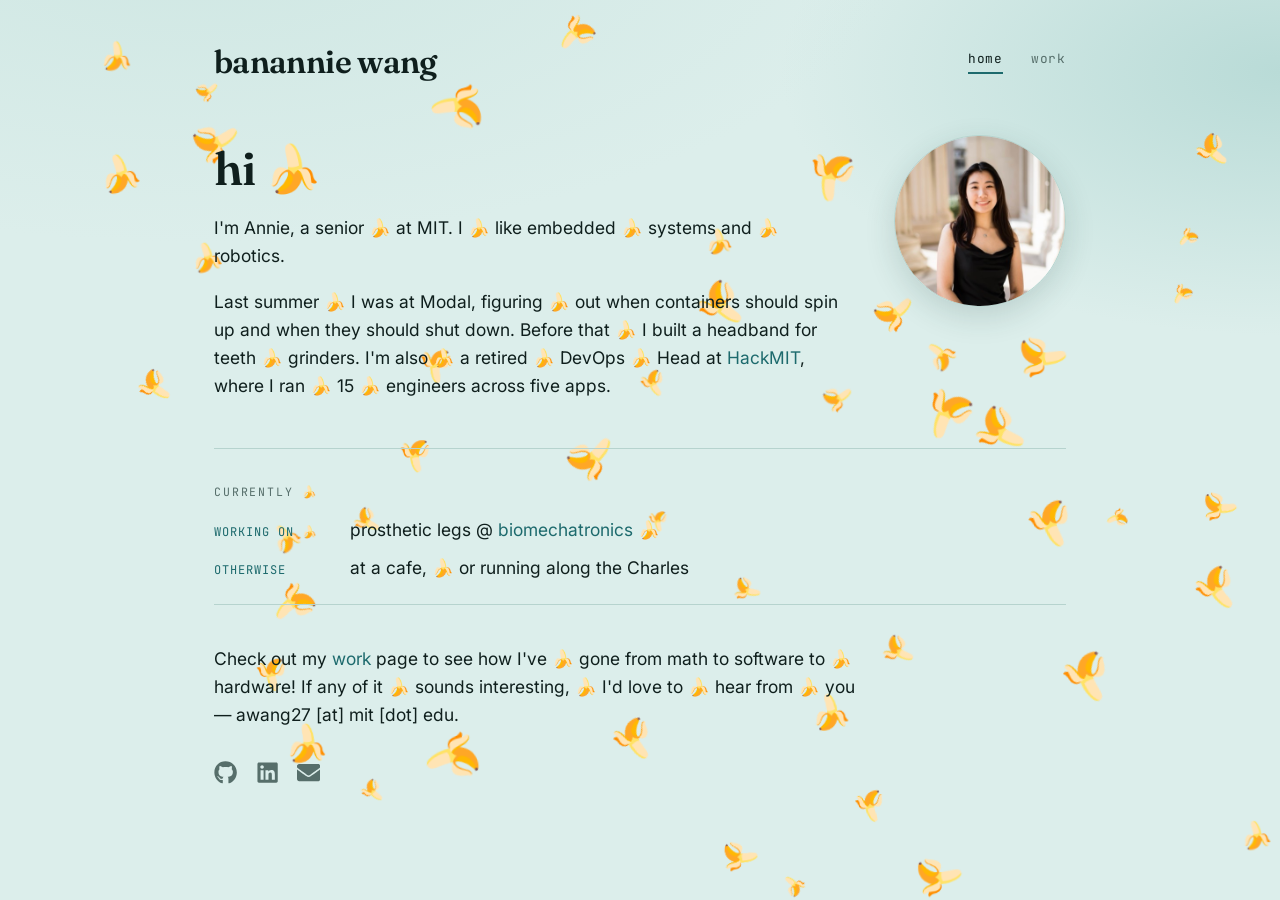
<file: index.html>
<!DOCTYPE html>
<html lang="en">
  <head>
    <meta charset="UTF-8" />
    <!-- icon.svg is a 3.9MB vector trace of the headshot; this is the same
         image as a 180px PNG. Swap the href back if you ever want the SVG. -->
    <link rel="icon" type="image/png" href="/icon-180.png" />
    <link rel="apple-touch-icon" href="/icon-180.png" />
    <meta name="viewport" content="width=device-width, initial-scale=1.0" />

    <title>Banannie Wang 🍌</title>
    <meta name="description" content="Annie Wang — MIT CS student working on embedded systems, distributed systems, and the machines people wear." />
    <meta name="theme-color" content="#dceeeb" media="(prefers-color-scheme: light)" />
    <meta name="theme-color" content="#0c1615" media="(prefers-color-scheme: dark)" />

    <meta property="og:type" content="website" />
    <meta property="og:title" content="Banannie Wang 🍌" />
    <meta property="og:description" content="Annie Wang — MIT CS student working on embedded systems, distributed systems, and the machines people wear." />
    <meta property="og:url" content="https://banannie.wang/" />
    <meta name="twitter:card" content="summary" />

    <link rel="preconnect" href="https://fonts.googleapis.com" />
    <link rel="preconnect" href="https://fonts.gstatic.com" crossorigin />
    <link
      href="https://fonts.googleapis.com/css2?family=Fraunces:opsz,wght@9..144,400;9..144,600;9..144,700&family=Inter:wght@400;500;600&family=JetBrains+Mono:wght@400;500&display=swap"
      rel="stylesheet"
    />
    <script type="module" crossorigin src="/assets/index-CkXany3C.js"></script>
    <link rel="stylesheet" crossorigin href="/assets/index-DjoUmfhv.css">
      <meta name="robots" content="noindex" />
    <meta property="og:image" content="https://banannie.wang/assets/headshot-400-CPogW4PX.jpg" />
    <meta name="twitter:image" content="https://banannie.wang/assets/headshot-400-CPogW4PX.jpg" />
  </head>
  <body>
    <div id="root"><link rel="preload" as="image" href="/assets/headshot-400-CPogW4PX.jpg"/><div class="app app--banana"><a class="skip-link" href="#main">Skip to content</a><header class="navbar"><div class="navbar-brand"><a aria-current="page" class="active" href="/" data-discover="true">Banannie Wang</a></div><button class="hamburger " aria-expanded="false" aria-label="Toggle navigation">☰</button><nav class="navbar-links "><a aria-current="page" class="active" href="/" data-discover="true">home</a><a class="" href="/work" data-discover="true">work</a></nav></header><main id="main"><div><div class="hero"><div><h1 class="lede">hi</h1><div class="prose"><p>I&#x27;m Annie, a senior at MIT. I like embedded systems and robotics.</p><p>Last summer I was at Modal, figuring out when containers should spin up and when they should shut down. Before that I built a headband for teeth grinders. I&#x27;m also a retired DevOps Head at<!-- --> <a href="https://hackmit.org/" target="_blank" rel="noopener noreferrer">HackMIT</a>, where I ran 15 engineers across five apps.</p></div></div><img class="hero-photo" src="/assets/headshot-400-CPogW4PX.jpg" alt="Annie Wang" width="172" height="172" decoding="async"/></div><section class="now" aria-labelledby="now-heading"><p class="eyebrow" id="now-heading">Currently</p><ul class="now-list"><li><span class="now-label">Working on</span><span>prosthetic legs @<!-- --> <a href="https://www.media.mit.edu/groups/biomechatronics/overview/" target="_blank" rel="noopener noreferrer">biomechatronics</a></span></li><li><span class="now-label">Otherwise</span><span>at a cafe, or running along the Charles</span></li></ul></section><div class="prose"><p>Check out my <a href="/work" data-discover="true">work</a> page to see how I&#x27;ve gone from math to software to hardware! If any of it sounds interesting, I&#x27;d love to hear from you — awang27 [at] mit [dot] edu.</p></div><div class="socials"><a href="https://github.com/AnnieWang314" target="_blank" rel="noopener noreferrer" aria-label="GitHub"><svg stroke="currentColor" fill="currentColor" stroke-width="0" viewBox="0 0 496 512" height="1em" width="1em" xmlns="http://www.w3.org/2000/svg"><path d="M165.9 397.4c0 2-2.3 3.6-5.2 3.6-3.3.3-5.6-1.3-5.6-3.6 0-2 2.3-3.6 5.2-3.6 3-.3 5.6 1.3 5.6 3.6zm-31.1-4.5c-.7 2 1.3 4.3 4.3 4.9 2.6 1 5.6 0 6.2-2s-1.3-4.3-4.3-5.2c-2.6-.7-5.5.3-6.2 2.3zm44.2-1.7c-2.9.7-4.9 2.6-4.6 4.9.3 2 2.9 3.3 5.9 2.6 2.9-.7 4.9-2.6 4.6-4.6-.3-1.9-3-3.2-5.9-2.9zM244.8 8C106.1 8 0 113.3 0 252c0 110.9 69.8 205.8 169.5 239.2 12.8 2.3 17.3-5.6 17.3-12.1 0-6.2-.3-40.4-.3-61.4 0 0-70 15-84.7-29.8 0 0-11.4-29.1-27.8-36.6 0 0-22.9-15.7 1.6-15.4 0 0 24.9 2 38.6 25.8 21.9 38.6 58.6 27.5 72.9 20.9 2.3-16 8.8-27.1 16-33.7-55.9-6.2-112.3-14.3-112.3-110.5 0-27.5 7.6-41.3 23.6-58.9-2.6-6.5-11.1-33.3 2.6-67.9 20.9-6.5 69 27 69 27 20-5.6 41.5-8.5 62.8-8.5s42.8 2.9 62.8 8.5c0 0 48.1-33.6 69-27 13.7 34.7 5.2 61.4 2.6 67.9 16 17.7 25.8 31.5 25.8 58.9 0 96.5-58.9 104.2-114.8 110.5 9.2 7.9 17 22.9 17 46.4 0 33.7-.3 75.4-.3 83.6 0 6.5 4.6 14.4 17.3 12.1C428.2 457.8 496 362.9 496 252 496 113.3 383.5 8 244.8 8zM97.2 352.9c-1.3 1-1 3.3.7 5.2 1.6 1.6 3.9 2.3 5.2 1 1.3-1 1-3.3-.7-5.2-1.6-1.6-3.9-2.3-5.2-1zm-10.8-8.1c-.7 1.3.3 2.9 2.3 3.9 1.6 1 3.6.7 4.3-.7.7-1.3-.3-2.9-2.3-3.9-2-.6-3.6-.3-4.3.7zm32.4 35.6c-1.6 1.3-1 4.3 1.3 6.2 2.3 2.3 5.2 2.6 6.5 1 1.3-1.3.7-4.3-1.3-6.2-2.2-2.3-5.2-2.6-6.5-1zm-11.4-14.7c-1.6 1-1.6 3.6 0 5.9 1.6 2.3 4.3 3.3 5.6 2.3 1.6-1.3 1.6-3.9 0-6.2-1.4-2.3-4-3.3-5.6-2z"></path></svg></a><a href="https://www.linkedin.com/in/annie-wang-ma" target="_blank" rel="noopener noreferrer" aria-label="LinkedIn"><svg stroke="currentColor" fill="currentColor" stroke-width="0" viewBox="0 0 448 512" height="1em" width="1em" xmlns="http://www.w3.org/2000/svg"><path d="M416 32H31.9C14.3 32 0 46.5 0 64.3v383.4C0 465.5 14.3 480 31.9 480H416c17.6 0 32-14.5 32-32.3V64.3c0-17.8-14.4-32.3-32-32.3zM135.4 416H69V202.2h66.5V416zm-33.2-243c-21.3 0-38.5-17.3-38.5-38.5S80.9 96 102.2 96c21.2 0 38.5 17.3 38.5 38.5 0 21.3-17.2 38.5-38.5 38.5zm282.1 243h-66.4V312c0-24.8-.5-56.7-34.5-56.7-34.6 0-39.9 27-39.9 54.9V416h-66.4V202.2h63.7v29.2h.9c8.9-16.8 30.6-34.5 62.9-34.5 67.2 0 79.7 44.3 79.7 101.9V416z"></path></svg></a><a href="mailto:awang27@mit.edu" aria-label="Email"><svg stroke="currentColor" fill="currentColor" stroke-width="0" viewBox="0 0 512 512" height="1em" width="1em" xmlns="http://www.w3.org/2000/svg"><path d="M502.3 190.8c3.9-3.1 9.7-.2 9.7 4.7V400c0 26.5-21.5 48-48 48H48c-26.5 0-48-21.5-48-48V195.6c0-5 5.7-7.8 9.7-4.7 22.4 17.4 52.1 39.5 154.1 113.6 21.1 15.4 56.7 47.8 92.2 47.6 35.7.3 72-32.8 92.3-47.6 102-74.1 131.6-96.3 154-113.7zM256 320c23.2.4 56.6-29.2 73.4-41.4 132.7-96.3 142.8-104.7 173.4-128.7 5.8-4.5 9.2-11.5 9.2-18.9v-19c0-26.5-21.5-48-48-48H48C21.5 64 0 85.5 0 112v19c0 7.4 3.4 14.3 9.2 18.9 30.6 23.9 40.7 32.4 173.4 128.7 16.8 12.2 50.2 41.8 73.4 41.4z"></path></svg></a></div></div></main></div></div>
  </body>
</html>
</file>
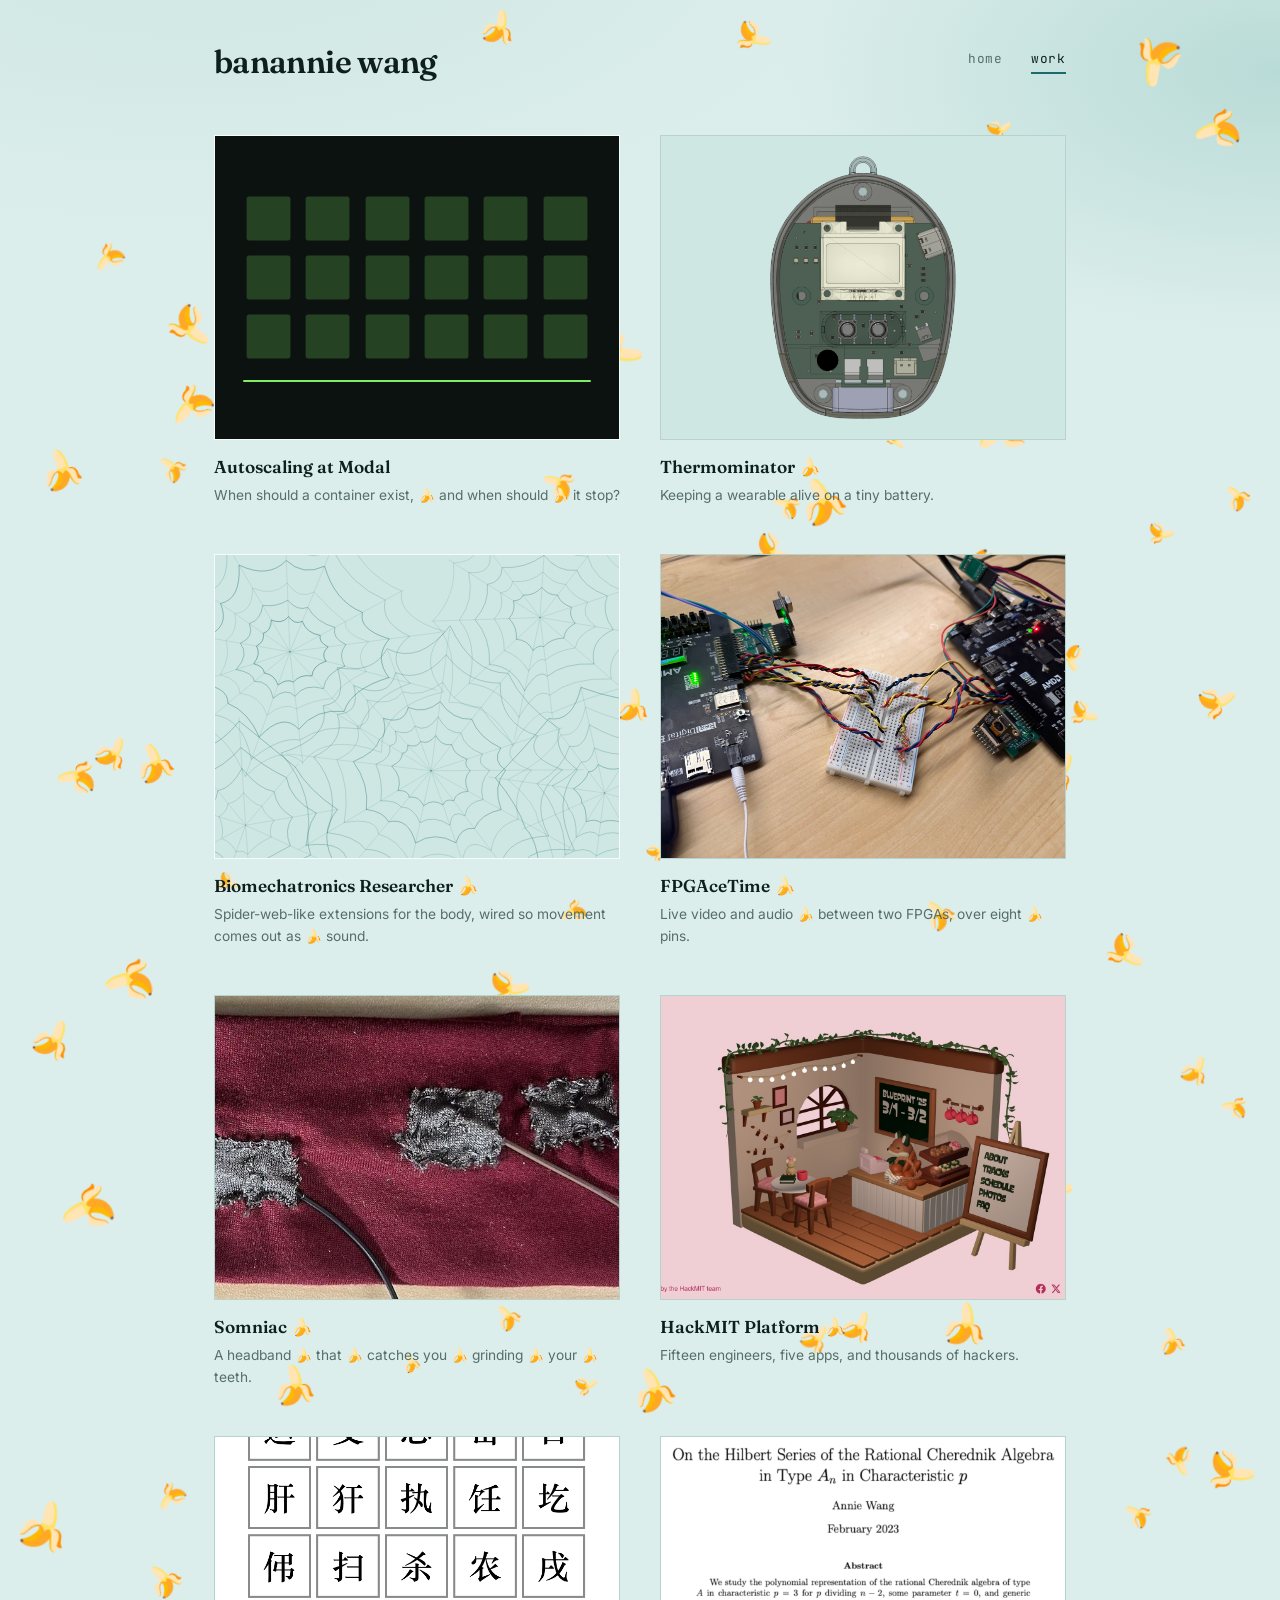
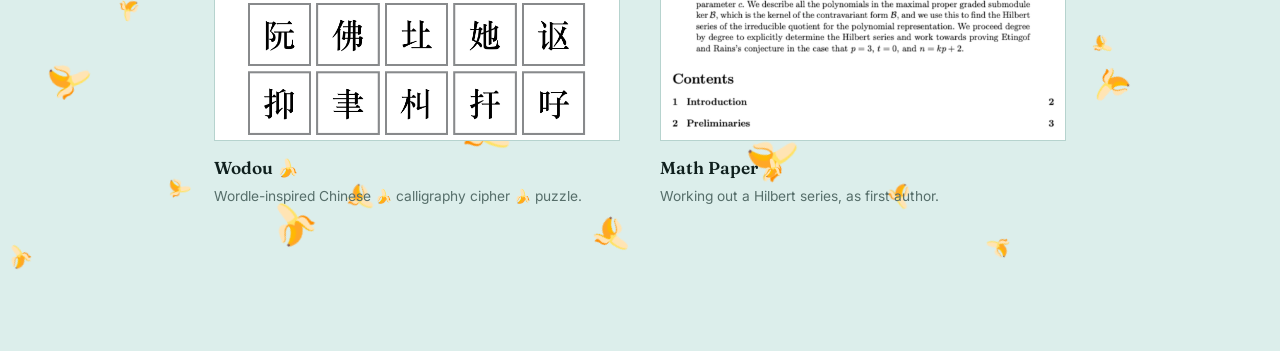
<file: work/index.html>
<!DOCTYPE html>
<html lang="en">
  <head>
    <meta charset="UTF-8" />
    <!-- icon.svg is a 3.9MB vector trace of the headshot; this is the same
         image as a 180px PNG. Swap the href back if you ever want the SVG. -->
    <link rel="icon" type="image/png" href="/icon-180.png" />
    <link rel="apple-touch-icon" href="/icon-180.png" />
    <meta name="viewport" content="width=device-width, initial-scale=1.0" />

    <title>Work — Banannie Wang</title>
    <meta name="description" content="Projects by Banannie Wang: Autoscaling at Modal, Thermominator, Biomechatronics Researcher, FPGAceTime, Somniac, HackMIT Platform, Wodou, Math Paper." />
    <meta name="theme-color" content="#dceeeb" media="(prefers-color-scheme: light)" />
    <meta name="theme-color" content="#0c1615" media="(prefers-color-scheme: dark)" />

    <meta property="og:type" content="website" />
    <meta property="og:title" content="Work — Banannie Wang" />
    <meta property="og:description" content="Projects by Banannie Wang: Autoscaling at Modal, Thermominator, Biomechatronics Researcher, FPGAceTime, Somniac, HackMIT Platform, Wodou, Math Paper." />
    <meta property="og:url" content="https://banannie.wang/work/" />
    <meta name="twitter:card" content="summary" />

    <link rel="preconnect" href="https://fonts.googleapis.com" />
    <link rel="preconnect" href="https://fonts.gstatic.com" crossorigin />
    <link
      href="https://fonts.googleapis.com/css2?family=Fraunces:opsz,wght@9..144,400;9..144,600;9..144,700&family=Inter:wght@400;500;600&family=JetBrains+Mono:wght@400;500&display=swap"
      rel="stylesheet"
    />
    <script type="module" crossorigin src="/assets/index-CkXany3C.js"></script>
    <link rel="stylesheet" crossorigin href="/assets/index-DjoUmfhv.css">
      <meta name="robots" content="noindex" />
  </head>
  <body>
    <div id="root"><div class="app app--banana"><a class="skip-link" href="#main">Skip to content</a><header class="navbar"><div class="navbar-brand"><a class="" href="/" data-discover="true">Banannie Wang</a></div><button class="hamburger " aria-expanded="false" aria-label="Toggle navigation">☰</button><nav class="navbar-links "><a class="" href="/" data-discover="true">home</a><a aria-current="page" class="active" href="/work" data-discover="true">work</a></nav></header><main id="main"><div><div class="gallery"><a class="tile" href="/work/modal" data-discover="true"><div class="tile-media tile-media--art"><div class="autoscale" aria-hidden="true"><div class="autoscale-grid"><span class="autoscale-cell" style="animation-delay:0s"></span><span class="autoscale-cell" style="animation-delay:0.16s"></span><span class="autoscale-cell" style="animation-delay:0.32s"></span><span class="autoscale-cell" style="animation-delay:0.48s"></span><span class="autoscale-cell" style="animation-delay:0.64s"></span><span class="autoscale-cell" style="animation-delay:0.8s"></span><span class="autoscale-cell" style="animation-delay:0.42s"></span><span class="autoscale-cell" style="animation-delay:0.58s"></span><span class="autoscale-cell" style="animation-delay:0.74s"></span><span class="autoscale-cell" style="animation-delay:0.8999999999999999s"></span><span class="autoscale-cell" style="animation-delay:1.06s"></span><span class="autoscale-cell" style="animation-delay:1.22s"></span><span class="autoscale-cell" style="animation-delay:0.84s"></span><span class="autoscale-cell" style="animation-delay:1s"></span><span class="autoscale-cell" style="animation-delay:1.16s"></span><span class="autoscale-cell" style="animation-delay:1.3199999999999998s"></span><span class="autoscale-cell" style="animation-delay:1.48s"></span><span class="autoscale-cell" style="animation-delay:1.6400000000000001s"></span></div><div class="autoscale-load"></div></div></div><div class="tile-caption"><span class="tile-name">Autoscaling at Modal</span><span class="tile-line">When should a container exist, and when should it stop?</span></div></a><a class="tile" href="/work/thermominator" data-discover="true"><div class="tile-media tile-media--contain"><img src="/assets/thermominator-device-DYZWeuau.png" alt="CAD render of the Thermominator" loading="lazy"/></div><div class="tile-caption"><span class="tile-name">Thermominator</span><span class="tile-line">Keeping a wearable alive on a tiny battery.</span></div></a><div class="tile tile--flat"><div class="tile-media tile-media--art"><svg class="bodyart" viewBox="0 0 400 300" role="img" aria-hidden="true"><g class="bodyart-strands"><path d="M 74.0 96.0 L 219.6 134.0" stroke-width="0.4" opacity="0.3"></path><path d="M 74.0 96.0 L 159.7 190.2" stroke-width="0.4" opacity="0.3"></path><path d="M 74.0 96.0 L 86.8 207.3" stroke-width="0.4" opacity="0.3"></path><path d="M 74.0 96.0 L 29.8 219.1" stroke-width="0.4" opacity="0.3"></path><path d="M 74.0 96.0 L -19.4 173.7" stroke-width="0.4" opacity="0.3"></path><path d="M 74.0 96.0 L -63.7 141.6" stroke-width="0.4" opacity="0.3"></path><path d="M 74.0 96.0 L -53.0 74.0" stroke-width="0.4" opacity="0.3"></path><path d="M 74.0 96.0 L -29.7 24.0" stroke-width="0.4" opacity="0.3"></path><path d="M 74.0 96.0 L 0.3 -29.5" stroke-width="0.4" opacity="0.3"></path><path d="M 74.0 96.0 L 68.4 -42.8" stroke-width="0.4" opacity="0.3"></path><path d="M 74.0 96.0 L 123.7 -27.1" stroke-width="0.4" opacity="0.3"></path><path d="M 74.0 96.0 L 186.4 34.9" stroke-width="0.4" opacity="0.3"></path><path d="M 74.0 96.0 L 222.7 76.7" stroke-width="0.4" opacity="0.3"></path><path d="M 322.0 62.0 L 296.5 182.6" stroke-width="0.4" opacity="0.3"></path><path d="M 322.0 62.0 L 236.5 141.4" stroke-width="0.4" opacity="0.3"></path><path d="M 322.0 62.0 L 214.8 65.6" stroke-width="0.4" opacity="0.3"></path><path d="M 322.0 62.0 L 231.5 4.9" stroke-width="0.4" opacity="0.3"></path><path d="M 322.0 62.0 L 259.4 -20.7" stroke-width="0.4" opacity="0.3"></path><path d="M 322.0 62.0 L 328.8 -43.6" stroke-width="0.4" opacity="0.3"></path><path d="M 322.0 62.0 L 382.8 -15.9" stroke-width="0.4" opacity="0.3"></path><path d="M 322.0 62.0 L 430.4 27.1" stroke-width="0.4" opacity="0.3"></path><path d="M 322.0 62.0 L 447.2 82.6" stroke-width="0.4" opacity="0.3"></path><path d="M 322.0 62.0 L 407.7 135.9" stroke-width="0.4" opacity="0.3"></path><path d="M 322.0 62.0 L 334.4 161.0" stroke-width="0.4" opacity="0.3"></path><path d="M 214.0 214.0 L 82.5 292.4" stroke-width="0.4" opacity="0.3"></path><path d="M 214.0 214.0 L 70.6 197.1" stroke-width="0.4" opacity="0.3"></path><path d="M 214.0 214.0 L 107.7 149.9" stroke-width="0.4" opacity="0.3"></path><path d="M 214.0 214.0 L 121.9 112.5" stroke-width="0.4" opacity="0.3"></path><path d="M 214.0 214.0 L 171.0 94.9" stroke-width="0.4" opacity="0.3"></path><path d="M 214.0 214.0 L 232.4 73.4" stroke-width="0.4" opacity="0.3"></path><path d="M 214.0 214.0 L 293.3 113.4" stroke-width="0.4" opacity="0.3"></path><path d="M 214.0 214.0 L 344.3 171.4" stroke-width="0.4" opacity="0.3"></path><path d="M 214.0 214.0 L 364.8 212.9" stroke-width="0.4" opacity="0.3"></path><path d="M 214.0 214.0 L 352.0 290.5" stroke-width="0.4" opacity="0.3"></path><path d="M 214.0 214.0 L 299.7 328.0" stroke-width="0.4" opacity="0.3"></path><path d="M 214.0 214.0 L 261.7 351.8" stroke-width="0.4" opacity="0.3"></path><path d="M 214.0 214.0 L 185.1 348.6" stroke-width="0.4" opacity="0.3"></path><path d="M 214.0 214.0 L 130.9 314.2" stroke-width="0.4" opacity="0.3"></path><path d="M 386.0 236.0 L 443.8 335.2" stroke-width="0.4" opacity="0.3"></path><path d="M 386.0 236.0 L 372.9 334.7" stroke-width="0.4" opacity="0.3"></path><path d="M 386.0 236.0 L 321.0 338.1" stroke-width="0.4" opacity="0.3"></path><path d="M 386.0 236.0 L 304.4 272.1" stroke-width="0.4" opacity="0.3"></path><path d="M 386.0 236.0 L 271.4 220.2" stroke-width="0.4" opacity="0.3"></path><path d="M 386.0 236.0 L 330.6 161.8" stroke-width="0.4" opacity="0.3"></path><path d="M 386.0 236.0 L 362.3 129.7" stroke-width="0.4" opacity="0.3"></path><path d="M 386.0 236.0 L 442.0 148.9" stroke-width="0.4" opacity="0.3"></path><path d="M 386.0 236.0 L 482.4 188.8" stroke-width="0.4" opacity="0.3"></path><path d="M 386.0 236.0 L 498.3 267.7" stroke-width="0.4" opacity="0.3"></path><path d="M 30.0 268.0 L -52.3 241.6" stroke-width="0.4" opacity="0.3"></path><path d="M 30.0 268.0 L -26.3 198.1" stroke-width="0.4" opacity="0.3"></path><path d="M 30.0 268.0 L 23.4 161.2" stroke-width="0.4" opacity="0.3"></path><path d="M 30.0 268.0 L 82.4 206.7" stroke-width="0.4" opacity="0.3"></path><path d="M 30.0 268.0 L 121.9 252.2" stroke-width="0.4" opacity="0.3"></path><path d="M 30.0 268.0 L 115.1 307.1" stroke-width="0.4" opacity="0.3"></path><path d="M 30.0 268.0 L 36.3 354.5" stroke-width="0.4" opacity="0.3"></path><path d="M 30.0 268.0 L -0.9 354.5" stroke-width="0.4" opacity="0.3"></path><path d="M 30.0 268.0 L -46.3 310.8" stroke-width="0.4" opacity="0.3"></path><path d="M 109.6 105.3 Q 96.5 109.6 95.8 120.0 Q 84.0 118.0 77.5 126.0 Q 70.9 122.4 62.2 128.9 Q 58.4 118.3 48.6 117.1 Q 48.1 110.4 38.1 107.9 Q 45.5 98.1 40.8 90.3 Q 49.3 85.9 47.5 77.6 Q 55.2 75.7 55.5 64.5 Q 66.1 69.1 72.6 61.1 Q 78.6 69.5 86.2 65.8 Q 90.5 77.5 104.0 79.7 Q 102.6 86.7 111.9 91.1 Q 104.3 97.9 109.6 105.3 " stroke-width="0.8" opacity="0.5800000000000001"></path><path d="M 128.3 110.2 Q 109.1 117.2 107.2 132.5 Q 88.1 127.1 79.1 140.1 Q 70.0 130.6 57.4 142.1 Q 54.0 124.6 38.8 125.3 Q 37.4 116.3 20.6 113.7 Q 34.0 99.0 24.8 87.5 Q 38.9 81.6 33.8 68.0 Q 45.0 64.7 47.0 50.0 Q 61.0 51.8 71.9 44.8 Q 80.9 56.0 91.7 52.0 Q 100.2 66.7 118.6 71.8 Q 115.5 82.5 129.5 88.8 Q 121.1 99.0 128.3 110.2 " stroke-width="0.6180221282702405" opacity="0.5324904163216706"></path><path d="M 149.6 115.7 Q 124.9 126.8 116.0 142.2 Q 95.9 144.1 80.5 152.6 Q 68.3 145.1 51.4 158.9 Q 44.3 138.5 24.4 137.2 Q 24.1 123.7 5.0 118.8 Q 15.6 100.3 10.5 85.0 Q 23.4 75.2 19.3 58.0 Q 37.5 56.6 36.8 32.8 Q 58.1 41.7 71.3 27.8 Q 82.8 45.2 98.0 36.6 Q 112.3 53.0 128.8 66.2 Q 127.5 78.7 151.9 85.9 Q 136.7 100.0 149.6 115.7 " stroke-width="0.5728386738672271" opacity="0.2450600375893191"></path><path d="M 172.0 121.6 Q 134.8 132.8 127.7 155.1 Q 99.5 152.1 82.8 172.8 Q 67.1 155.3 43.6 180.5 Q 32.6 155.1 12.5 147.2 Q 13.0 129.9 -19.8 127.0 Q 0.1 101.5 -10.2 81.4 Q 15.3 71.9 5.1 48.1 Q 25.6 43.8 23.5 10.0 Q 52.8 23.9 70.4 5.4 Q 87.0 21.3 108.3 11.1 Q 118.5 46.1 145.9 56.9 Q 141.7 74.1 172.6 83.2 Q 156.9 101.2 172.0 121.6 " stroke-width="0.7255774208373622" opacity="0.5560741541496828"></path><path d="M 193.2 127.1 Q 151.6 142.9 143.4 172.3 Q 106.6 167.7 84.1 183.5 Q 64.3 179.9 35.7 202.6 Q 27.7 162.1 -1.2 158.6 Q -0.3 137.2 -45.2 135.5 Q -20.0 103.0 -30.7 77.9 Q -2.1 64.8 -12.1 36.2 Q 16.6 34.1 10.5 -12.2 Q 49.8 13.5 69.2 -22.8 Q 88.2 13.9 115.5 -6.9 Q 133.1 29.7 168.5 44.6 Q 163.2 67.1 192.7 80.6 Q 165.2 101.8 193.2 127.1 " stroke-width="0.5295601688849274" opacity="0.39433695276769865"></path><path d="M 226.3 135.7 Q 163.3 150.0 164.7 195.8 Q 110.2 175.6 86.6 205.8 Q 63.7 185.5 29.5 219.8 Q 14.3 181.2 -14.2 169.4 Q -21.1 148.8 -60.3 140.5 Q -26.4 103.5 -55.8 73.5 Q -25.8 55.1 -24.6 27.5 Q -3.5 12.3 -0.2 -30.3 Q 42.3 -12.0 68.2 -48.6 Q 93.3 -15.1 125.2 -31.0 Q 143.3 18.3 184.8 35.8 Q 179.9 61.7 227.7 76.1 Q 199.5 103.9 226.3 135.7 " stroke-width="0.6091379547047836" opacity="0.25875772656931073"></path><path d="M 315.1 94.5 Q 309.5 84.0 298.6 83.7 Q 299.6 71.2 291.2 63.0 Q 298.0 55.5 295.7 45.4 Q 303.7 45.2 305.1 39.7 Q 315.6 40.8 323.9 32.1 Q 330.3 40.3 339.4 39.7 Q 342.1 48.0 353.3 51.9 Q 350.0 59.9 356.9 67.7 Q 346.2 73.3 345.7 82.4 Q 333.0 82.6 325.6 91.0 Q 320.9 88.6 315.1 94.5 " stroke-width="0.6961916990607279" opacity="0.4791576505161356"></path><path d="M 310.8 115.0 Q 300.9 99.2 286.5 94.9 Q 286.9 76.5 276.6 63.5 Q 287.3 52.6 282.9 37.4 Q 293.7 36.1 294.8 26.1 Q 311.9 28.4 324.9 16.8 Q 334.7 28.6 347.6 29.2 Q 353.0 40.4 369.3 46.8 Q 361.2 59.1 377.2 71.1 Q 358.6 79.1 357.0 92.1 Q 339.4 94.5 327.3 104.1 Q 320.4 100.9 310.8 115.0 " stroke-width="0.559656492331942" opacity="0.2995858282368863"></path><path d="M 306.7 134.5 Q 294.9 109.8 271.9 108.6 Q 273.2 82.1 257.5 64.1 Q 271.7 48.4 269.8 29.1 Q 284.0 27.1 284.5 12.4 Q 307.5 13.9 326.0 0.2 Q 339.0 17.2 358.5 15.2 Q 365.0 32.0 388.7 40.5 Q 382.1 57.5 394.7 74.0 Q 370.6 84.7 375.6 108.1 Q 345.9 106.5 329.3 120.3 Q 319.9 111.9 306.7 134.5 " stroke-width="0.504235968778812" opacity="0.504237934507255"></path><path d="M 301.1 160.9 Q 283.0 130.9 251.7 127.3 Q 261.0 87.1 241.9 64.7 Q 257.4 44.5 251.1 17.3 Q 276.2 19.9 272.0 -4.1 Q 303.8 1.5 327.1 -17.2 Q 345.0 1.5 369.3 1.3 Q 375.3 24.8 404.0 35.6 Q 398.1 56.3 425.4 79.0 Q 386.7 92.2 392.7 122.9 Q 353.7 121.2 331.6 139.1 Q 319.1 129.8 301.1 160.9 " stroke-width="0.607831510136748" opacity="0.29596536630873743"></path><path d="M 295.0 189.5 Q 274.7 145.4 231.5 146.1 Q 244.3 94.0 215.8 65.5 Q 239.8 39.7 236.0 7.8 Q 262.5 7.4 261.9 -17.4 Q 298.0 -17.9 328.6 -40.7 Q 352.0 -16.9 382.0 -14.9 Q 388.1 15.8 432.8 26.3 Q 423.3 54.5 441.0 81.6 Q 406.3 101.4 403.1 131.8 Q 365.1 142.5 333.8 156.6 Q 318.3 150.0 295.0 189.5 " stroke-width="0.572388723615768" opacity="0.24415120649267918"></path><path d="M 181.3 233.5 Q 185.7 220.0 174.9 209.4 Q 185.7 204.3 185.3 196.7 Q 191.8 195.8 190.8 188.5 Q 200.5 191.6 203.5 184.8 Q 211.2 188.6 218.6 179.1 Q 224.2 189.9 234.5 188.0 Q 236.4 198.3 249.7 202.3 Q 245.9 208.8 252.9 213.7 Q 244.8 221.8 250.7 234.3 Q 238.3 235.2 236.5 243.9 Q 228.3 240.8 225.8 247.9 Q 215.7 241.2 206.6 248.7 Q 202.0 238.7 192.3 240.2 Q 191.5 233.3 181.3 233.5 " stroke-width="0.6996271005766175" opacity="0.4824948977029999"></path><path d="M 164.2 243.7 Q 166.6 224.1 159.2 207.5 Q 176.1 201.0 172.8 189.2 Q 182.6 188.2 178.3 174.7 Q 193.2 179.5 198.0 169.8 Q 210.0 176.8 221.0 160.5 Q 229.6 177.0 243.6 176.5 Q 247.0 190.9 265.0 197.3 Q 257.8 206.9 272.1 213.6 Q 260.9 226.0 265.5 242.6 Q 249.5 244.9 247.6 258.7 Q 234.0 251.6 232.7 268.0 Q 216.6 257.3 202.9 265.4 Q 196.7 249.7 184.2 249.9 Q 179.7 243.4 164.2 243.7 " stroke-width="0.5126605203164217" opacity="0.4649542406061664"></path><path d="M 149.8 252.3 Q 153.0 227.0 136.8 204.9 Q 159.7 195.4 162.7 183.1 Q 170.9 178.6 166.7 161.9 Q 186.7 168.6 191.3 151.1 Q 207.9 158.4 223.0 145.5 Q 235.2 163.8 254.3 162.9 Q 261.2 181.0 283.1 191.4 Q 274.2 204.2 287.9 213.5 Q 274.6 229.4 283.4 252.4 Q 263.2 256.8 257.0 271.2 Q 243.4 269.3 238.7 285.4 Q 217.6 273.3 198.6 285.7 Q 191.7 259.9 171.9 264.7 Q 166.7 254.5 149.8 252.3 " stroke-width="0.670925609529877" opacity="0.5458249647801858"></path><path d="M 127.9 265.3 Q 134.2 231.0 120.5 203.0 Q 147.3 191.2 140.7 169.8 Q 157.3 167.4 150.3 143.8 Q 175.8 150.5 185.7 135.7 Q 206.1 141.6 225.5 126.1 Q 239.9 152.6 263.7 150.9 Q 275.9 170.8 295.8 187.2 Q 282.9 202.8 313.4 213.3 Q 293.5 234.3 300.6 262.0 Q 276.8 268.6 273.5 293.2 Q 247.4 276.7 245.3 304.4 Q 218.5 288.0 194.1 306.4 Q 181.4 281.1 161.8 276.9 Q 160.6 259.7 127.9 265.3 " stroke-width="0.5118555648306937" opacity="0.33560459193831776"></path><path d="M 111.1 275.3 Q 126.1 232.7 97.5 200.3 Q 129.8 185.2 121.1 158.0 Q 144.4 156.8 137.2 129.4 Q 172.3 144.7 178.8 116.6 Q 204.5 127.1 229.0 98.9 Q 250.4 127.7 282.6 127.0 Q 281.2 167.0 319.7 179.4 Q 305.2 199.1 344.3 213.1 Q 309.6 238.4 330.6 278.6 Q 290.1 280.3 283.5 306.4 Q 261.3 302.9 253.3 327.6 Q 219.6 305.8 190.3 324.1 Q 176.3 291.6 149.2 292.1 Q 138.8 278.4 111.1 275.3 " stroke-width="0.6697130207867303" opacity="0.36770493384174185"></path><path d="M 90.0 287.9 Q 101.1 238.1 65.1 196.5 Q 115.8 180.4 106.9 149.4 Q 132.0 146.6 120.9 111.5 Q 156.6 118.6 170.3 92.9 Q 202.6 109.3 232.8 70.1 Q 254.8 117.1 290.2 117.3 Q 305.9 149.8 341.2 172.4 Q 334.4 194.4 359.1 213.0 Q 331.8 244.0 356.2 292.8 Q 296.9 286.2 299.9 328.3 Q 263.8 307.6 259.9 346.6 Q 220.3 318.3 186.7 341.2 Q 167.7 309.4 131.1 313.9 Q 134.9 281.7 90.0 287.9 " stroke-width="0.616217448228781" opacity="0.4405592853220878"></path><path d="M 403.0 265.2 Q 391.1 261.2 382.1 265.3 Q 376.8 261.2 367.8 264.5 Q 368.2 251.3 363.5 246.0 Q 363.8 239.1 355.2 231.8 Q 367.1 224.8 370.3 214.9 Q 376.4 215.1 379.7 207.8 Q 389.8 214.4 401.7 211.6 Q 403.6 220.3 412.2 223.1 Q 409.9 233.8 417.6 244.9 Q 406.6 252.0 403.0 265.2 " stroke-width="0.7162639455166755" opacity="0.498656404216199"></path><path d="M 411.2 279.3 Q 393.2 271.8 380.4 278.6 Q 373.6 269.9 357.9 280.1 Q 358.6 259.6 350.4 251.7 Q 348.3 241.3 334.1 228.9 Q 356.1 218.3 363.1 205.3 Q 372.5 206.7 376.0 191.4 Q 392.5 199.2 411.0 197.1 Q 413.2 211.8 426.3 216.3 Q 424.7 232.5 432.9 249.3 Q 418.1 260.9 411.2 279.3 " stroke-width="0.5805214580337633" opacity="0.3903156008620863"></path><path d="M 419.4 293.4 Q 396.2 287.0 377.8 298.3 Q 367.6 286.4 346.8 297.5 Q 346.7 269.8 337.4 257.5 Q 333.1 243.4 319.0 226.8 Q 345.0 211.8 351.3 189.5 Q 366.4 193.3 370.9 168.3 Q 395.5 182.7 418.6 185.4 Q 422.5 203.5 447.0 206.1 Q 437.7 231.3 454.1 255.2 Q 431.8 271.5 419.4 293.4 " stroke-width="0.57712764436219" opacity="0.39907233684592935"></path><path d="M 429.5 310.7 Q 398.9 300.2 375.7 313.9 Q 362.9 299.3 336.8 313.2 Q 333.4 281.2 320.6 265.0 Q 318.5 245.5 290.0 222.8 Q 330.3 203.1 343.0 178.3 Q 360.8 181.1 367.0 150.8 Q 398.6 164.8 429.2 168.8 Q 436.0 191.5 462.1 198.7 Q 455.7 229.7 477.3 261.8 Q 441.7 279.2 429.5 310.7 " stroke-width="0.48761819943665613" opacity="0.30340618819464"></path><path d="M 444.5 336.5 Q 402.9 320.1 372.3 339.7 Q 356.3 317.6 320.3 339.2 Q 324.9 288.5 307.4 270.8 Q 300.1 248.1 277.7 221.1 Q 308.2 190.1 330.9 162.2 Q 354.1 166.4 362.6 131.3 Q 402.0 146.0 443.4 146.7 Q 449.7 179.3 476.9 191.4 Q 474.6 228.0 494.9 266.8 Q 460.9 294.1 444.5 336.5 " stroke-width="0.6679633318173728" opacity="0.5296646873655846"></path><path d="M 3.7 259.5 Q 11.3 255.2 12.6 246.4 Q 21.3 245.5 28.0 235.7 Q 37.0 246.9 46.2 249.1 Q 48.5 257.5 58.3 263.1 Q 52.6 271.0 55.5 279.7 Q 42.0 285.3 32.1 296.8 Q 26.7 292.1 20.5 294.6 Q 16.0 284.6 6.4 281.2 Q 8.8 270.1 3.7 259.5 " stroke-width="0.5376219359575771" opacity="0.3251184520730749"></path><path d="M -13.8 253.9 Q 1.3 248.3 2.4 233.7 Q 15.8 231.5 26.5 211.6 Q 42.1 231.7 58.4 234.8 Q 60.5 250.7 76.5 260.0 Q 67.6 272.9 74.4 288.4 Q 52.0 299.7 33.2 312.1 Q 24.8 306.3 14.8 310.5 Q 7.7 294.4 -10.2 290.5 Q -7.0 271.7 -13.8 253.9 " stroke-width="0.48873227151962056" opacity="0.5700688437297503"></path><path d="M -32.4 248.0 Q -10.5 240.2 -11.4 216.6 Q 7.9 211.1 25.3 191.0 Q 49.1 210.7 70.5 220.6 Q 74.1 242.9 100.2 256.0 Q 86.4 275.4 94.5 297.6 Q 60.3 311.7 34.6 331.7 Q 23.3 317.4 7.5 331.0 Q -5.7 310.3 -28.4 300.7 Q -22.0 273.2 -32.4 248.0 " stroke-width="0.6683295994862419" opacity="0.4855740509630414"></path><path d="M -52.3 241.6 Q -30.3 226.6 -29.1 194.6 Q 1.3 193.9 23.6 164.7 Q 55.8 190.8 79.3 210.3 Q 92.0 232.8 121.1 252.4 Q 100.5 277.3 120.1 309.4 Q 72.2 328.9 36.6 359.5 Q 20.5 337.7 -2.2 358.3 Q -14.2 320.3 -46.2 310.7 Q -43.2 275.3 -52.3 241.6 " stroke-width="0.7217641434770485" opacity="0.4784624834331771"></path></g></svg></div><div class="tile-caption"><span class="tile-name">Biomechatronics Researcher</span><span class="tile-line">Spider-web-like extensions for the body, wired so movement comes out as sound.</span></div></div><a class="tile" href="/work/fpgacetime" data-discover="true"><div class="tile-media"><img src="/assets/fpgacetime-setup-t6waGwIU.jpg" alt="Two RealDigital FPGA boards linked through a breadboard of twisted-pair jumpers and series resistors, with an OV5640 camera module and an audio cable" loading="lazy"/></div><div class="tile-caption"><span class="tile-name">FPGAceTime</span><span class="tile-line">Live video and audio between two FPGAs, over eight pins.</span></div></a><a class="tile" href="/work/somniac" data-discover="true"><div class="tile-media"><img src="/assets/somniac-tile-OzW9lc3B.jpg" alt="Somniac" loading="lazy"/></div><div class="tile-caption"><span class="tile-name">Somniac</span><span class="tile-line">A headband that catches you grinding your teeth.</span></div></a><a class="tile" href="/work/hackmit" data-discover="true"><div class="tile-media"><img src="/assets/splash-blueprint-2025-CeLfcv8z.jpg" alt="Blueprint Splash" loading="lazy"/></div><div class="tile-caption"><span class="tile-name">HackMIT Platform</span><span class="tile-line">Fifteen engineers, five apps, and thousands of hackers.</span></div></a><a class="tile" href="/work/wodou" data-discover="true"><div class="tile-media"><img src="/assets/wodou-game-D3v_4vZ-.png" alt="The Wodou board" loading="lazy"/></div><div class="tile-caption"><span class="tile-name">Wodou</span><span class="tile-line">Wordle-inspired Chinese calligraphy cipher puzzle.</span></div></a><a class="tile" href="https://math.mit.edu/research/highschool/primes/materials/2022/WangAn.pdf" target="_blank" rel="noopener noreferrer"><div class="tile-media"><img src="/assets/math-paper-DUmZHU9z.jpg" alt="On the Hilbert Series of the Rational Cherednik Algebra" loading="lazy"/></div><div class="tile-caption"><span class="tile-name">Math Paper</span><span class="tile-line">Working out a Hilbert series, as first author.</span></div></a></div></div></main></div></div>
  </body>
</html>
</file>
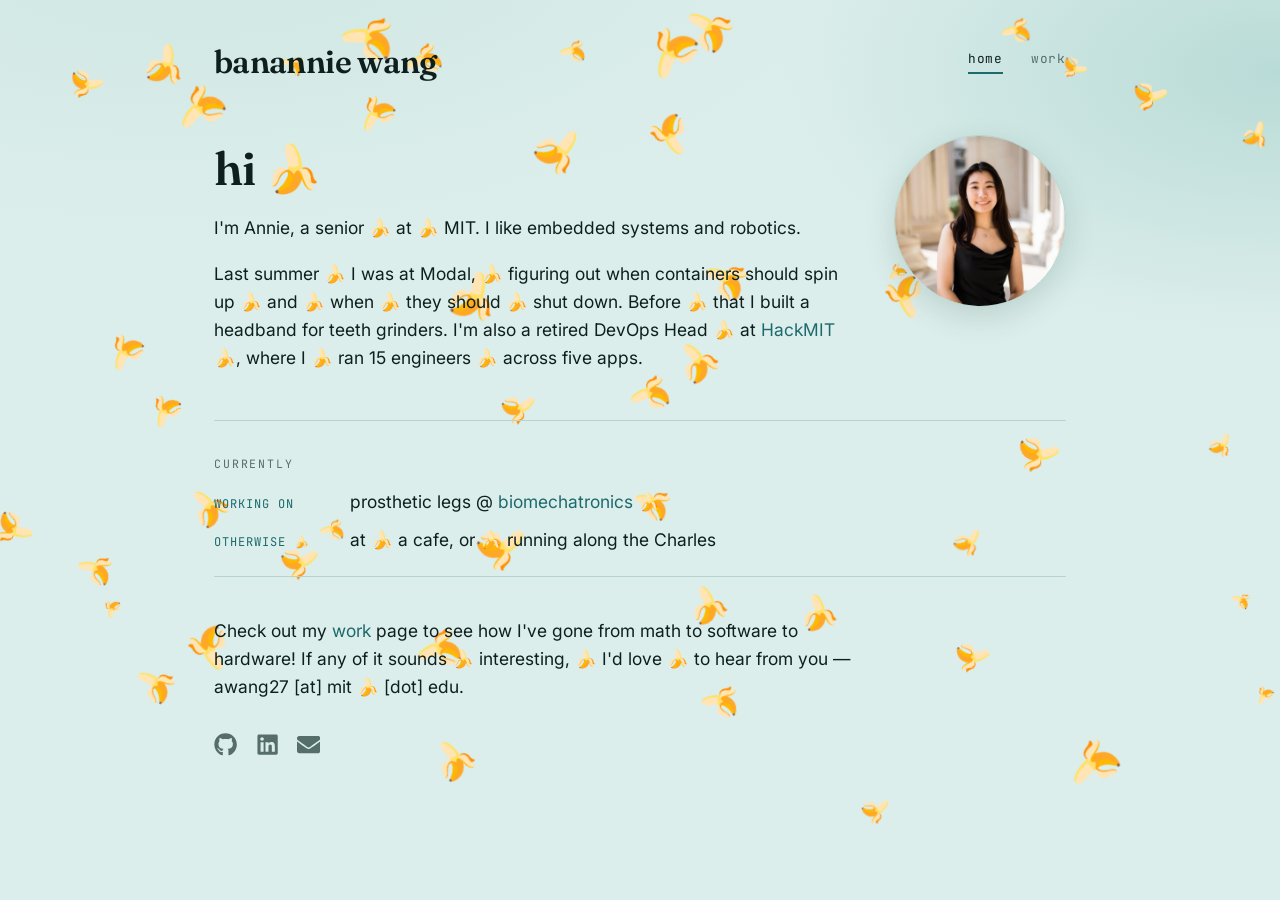
<file: work/fpgacetime/index.html>
<!DOCTYPE html>
<html lang="en">
  <head>
    <meta charset="UTF-8" />
    <!-- icon.svg is a 3.9MB vector trace of the headshot; this is the same
         image as a 180px PNG. Swap the href back if you ever want the SVG. -->
    <link rel="icon" type="image/png" href="/icon-180.png" />
    <link rel="apple-touch-icon" href="/icon-180.png" />
    <meta name="viewport" content="width=device-width, initial-scale=1.0" />

    <title>FPGAceTime — Banannie Wang</title>
    <meta name="description" content="Two FPGAs, eight pins between them, and a live video and audio link with FaceTime features." />
    <meta name="theme-color" content="#dceeeb" media="(prefers-color-scheme: light)" />
    <meta name="theme-color" content="#0c1615" media="(prefers-color-scheme: dark)" />

    <meta property="og:type" content="website" />
    <meta property="og:title" content="FPGAceTime — Banannie Wang" />
    <meta property="og:description" content="Two FPGAs, eight pins between them, and a live video and audio link with FaceTime features." />
    <meta property="og:url" content="https://banannie.wang/work/fpgacetime/" />
    <meta name="twitter:card" content="summary" />

    <link rel="preconnect" href="https://fonts.googleapis.com" />
    <link rel="preconnect" href="https://fonts.gstatic.com" crossorigin />
    <link
      href="https://fonts.googleapis.com/css2?family=Fraunces:opsz,wght@9..144,400;9..144,600;9..144,700&family=Inter:wght@400;500;600&family=JetBrains+Mono:wght@400;500&display=swap"
      rel="stylesheet"
    />
    <script type="module" crossorigin src="/assets/index-CkXany3C.js"></script>
    <link rel="stylesheet" crossorigin href="/assets/index-DjoUmfhv.css">
      <meta name="robots" content="noindex" />
    <meta property="og:image" content="https://banannie.wang/assets/fpgacetime-setup-t6waGwIU.jpg" />
    <meta name="twitter:image" content="https://banannie.wang/assets/fpgacetime-setup-t6waGwIU.jpg" />
  </head>
  <body>
    <div id="root"><link rel="preload" as="image" href="/assets/fpgacetime-setup-t6waGwIU.jpg"/><div class="app app--banana"><a class="skip-link" href="#main">Skip to content</a><header class="navbar"><div class="navbar-brand"><a class="" href="/" data-discover="true">Banannie Wang</a></div><button class="hamburger " aria-expanded="false" aria-label="Toggle navigation">☰</button><nav class="navbar-links "><a class="" href="/" data-discover="true">home</a><a aria-current="page" class="active" href="/work" data-discover="true">work</a></nav></header><main id="main"><article class="project"><a class="back-link" href="/work" data-discover="true"><svg stroke="currentColor" fill="currentColor" stroke-width="0" viewBox="0 0 448 512" aria-hidden="true" height="1em" width="1em" xmlns="http://www.w3.org/2000/svg"><path d="M257.5 445.1l-22.2 22.2c-9.4 9.4-24.6 9.4-33.9 0L7 273c-9.4-9.4-9.4-24.6 0-33.9L201.4 44.7c9.4-9.4 24.6-9.4 33.9 0l22.2 22.2c9.5 9.5 9.3 25-.4 34.3L136.6 216H424c13.3 0 24 10.7 24 24v32c0 13.3-10.7 24-24 24H136.6l120.5 114.8c9.8 9.3 10 24.8.4 34.3z"></path></svg> work</a><header class="project-header"><p class="eyebrow">2025 Dec</p><h1 class="lede">FPGAceTime</h1><p class="project-blurb">Two FPGAs, eight pins between them, and a live video and audio link with FaceTime features.</p><div class="project-actions"><a href="https://youtu.be/gpY-w5pYmGA" target="_blank" rel="noopener noreferrer"><svg stroke="currentColor" fill="currentColor" stroke-width="0" viewBox="0 0 512 512" aria-hidden="true" height="1em" width="1em" xmlns="http://www.w3.org/2000/svg"><path d="M432,320H400a16,16,0,0,0-16,16V448H64V128H208a16,16,0,0,0,16-16V80a16,16,0,0,0-16-16H48A48,48,0,0,0,0,112V464a48,48,0,0,0,48,48H400a48,48,0,0,0,48-48V336A16,16,0,0,0,432,320ZM488,0h-128c-21.37,0-32.05,25.91-17,41l35.73,35.73L135,320.37a24,24,0,0,0,0,34L157.67,377a24,24,0,0,0,34,0L435.28,133.32,471,169c15,15,41,4.5,41-17V24A24,24,0,0,0,488,0Z"></path></svg>Demo video</a><a href="/fpgacetime-report.pdf" target="_blank" rel="noopener noreferrer"><svg stroke="currentColor" fill="currentColor" stroke-width="0" viewBox="0 0 384 512" aria-hidden="true" height="1em" width="1em" xmlns="http://www.w3.org/2000/svg"><path d="M181.9 256.1c-5-16-4.9-46.9-2-46.9 8.4 0 7.6 36.9 2 46.9zm-1.7 47.2c-7.7 20.2-17.3 43.3-28.4 62.7 18.3-7 39-17.2 62.9-21.9-12.7-9.6-24.9-23.4-34.5-40.8zM86.1 428.1c0 .8 13.2-5.4 34.9-40.2-6.7 6.3-29.1 24.5-34.9 40.2zM248 160h136v328c0 13.3-10.7 24-24 24H24c-13.3 0-24-10.7-24-24V24C0 10.7 10.7 0 24 0h200v136c0 13.2 10.8 24 24 24zm-8 171.8c-20-12.2-33.3-29-42.7-53.8 4.5-18.5 11.6-46.6 6.2-64.2-4.7-29.4-42.4-26.5-47.8-6.8-5 18.3-.4 44.1 8.1 77-11.6 27.6-28.7 64.6-40.8 85.8-.1 0-.1.1-.2.1-27.1 13.9-73.6 44.5-54.5 68 5.6 6.9 16 10 21.5 10 17.9 0 35.7-18 61.1-61.8 25.8-8.5 54.1-19.1 79-23.2 21.7 11.8 47.1 19.5 64 19.5 29.2 0 31.2-32 19.7-43.4-13.9-13.6-54.3-9.7-73.6-7.2zM377 105L279 7c-4.5-4.5-10.6-7-17-7h-6v128h128v-6.1c0-6.3-2.5-12.4-7-16.9zm-74.1 255.3c4.1-2.7-2.5-11.9-42.8-9 37.1 15.8 42.8 9 42.8 9z"></path></svg>Report (PDF)</a></div></header><figure class="project-figure project-figure--lead"><img src="/assets/fpgacetime-setup-t6waGwIU.jpg" alt="Two RealDigital FPGA boards linked through a breadboard of twisted-pair jumpers and series resistors, with an OV5640 camera module and an audio cable" loading="eager"/><figcaption>The setup for differential signaling.</figcaption></figure><div class="project-body"></div><nav class="project-nav"><a href="/work/thermominator" data-discover="true"><span class="eyebrow">Previous</span>Thermominator</a><a class="project-nav-next" href="/work/somniac" data-discover="true"><span class="eyebrow">Next</span>Somniac</a></nav></article></main></div></div>
  </body>
</html>
</file>
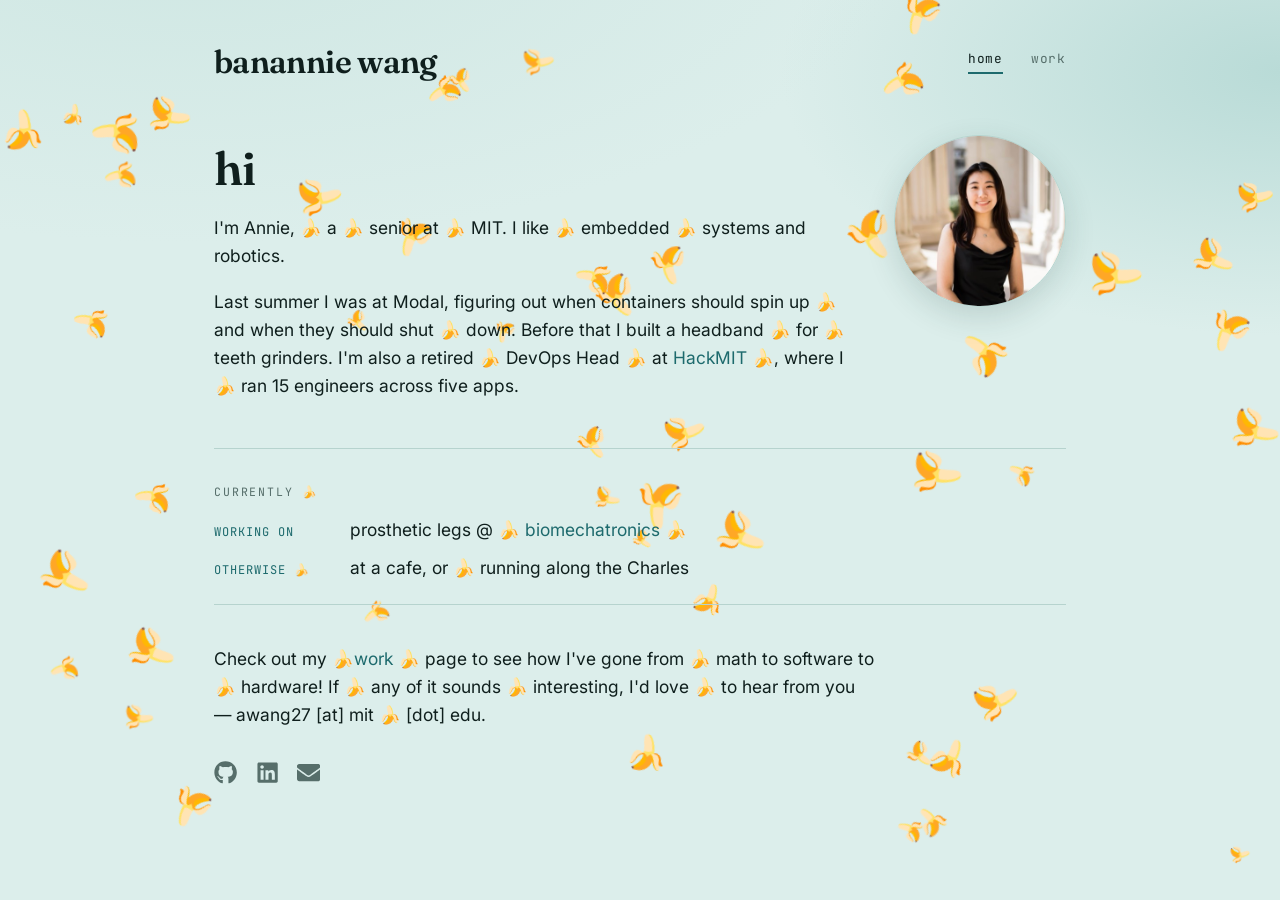
<file: work/hackmit/index.html>
<!DOCTYPE html>
<html lang="en">
  <head>
    <meta charset="UTF-8" />
    <!-- icon.svg is a 3.9MB vector trace of the headshot; this is the same
         image as a 180px PNG. Swap the href back if you ever want the SVG. -->
    <link rel="icon" type="image/png" href="/icon-180.png" />
    <link rel="apple-touch-icon" href="/icon-180.png" />
    <meta name="viewport" content="width=device-width, initial-scale=1.0" />

    <title>HackMIT Platform — Banannie Wang</title>
    <meta name="description" content="Running the software behind a hackathon." />
    <meta name="theme-color" content="#dceeeb" media="(prefers-color-scheme: light)" />
    <meta name="theme-color" content="#0c1615" media="(prefers-color-scheme: dark)" />

    <meta property="og:type" content="website" />
    <meta property="og:title" content="HackMIT Platform — Banannie Wang" />
    <meta property="og:description" content="Running the software behind a hackathon." />
    <meta property="og:url" content="https://banannie.wang/work/hackmit/" />
    <meta name="twitter:card" content="summary" />

    <link rel="preconnect" href="https://fonts.googleapis.com" />
    <link rel="preconnect" href="https://fonts.gstatic.com" crossorigin />
    <link
      href="https://fonts.googleapis.com/css2?family=Fraunces:opsz,wght@9..144,400;9..144,600;9..144,700&family=Inter:wght@400;500;600&family=JetBrains+Mono:wght@400;500&display=swap"
      rel="stylesheet"
    />
    <script type="module" crossorigin src="/assets/index-CkXany3C.js"></script>
    <link rel="stylesheet" crossorigin href="/assets/index-DjoUmfhv.css">
      <meta name="robots" content="noindex" />
    <meta property="og:image" content="https://banannie.wang/assets/splash-blueprint-2025-CeLfcv8z.jpg" />
    <meta name="twitter:image" content="https://banannie.wang/assets/splash-blueprint-2025-CeLfcv8z.jpg" />
  </head>
  <body>
    <div id="root"><link rel="preload" as="image" href="/assets/splash-blueprint-2025-CeLfcv8z.jpg"/><div class="app app--banana"><a class="skip-link" href="#main">Skip to content</a><header class="navbar"><div class="navbar-brand"><a class="" href="/" data-discover="true">Banannie Wang</a></div><button class="hamburger " aria-expanded="false" aria-label="Toggle navigation">☰</button><nav class="navbar-links "><a class="" href="/" data-discover="true">home</a><a aria-current="page" class="active" href="/work" data-discover="true">work</a></nav></header><main id="main"><article class="project"><a class="back-link" href="/work" data-discover="true"><svg stroke="currentColor" fill="currentColor" stroke-width="0" viewBox="0 0 448 512" aria-hidden="true" height="1em" width="1em" xmlns="http://www.w3.org/2000/svg"><path d="M257.5 445.1l-22.2 22.2c-9.4 9.4-24.6 9.4-33.9 0L7 273c-9.4-9.4-9.4-24.6 0-33.9L201.4 44.7c9.4-9.4 24.6-9.4 33.9 0l22.2 22.2c9.5 9.5 9.3 25-.4 34.3L136.6 216H424c13.3 0 24 10.7 24 24v32c0 13.3-10.7 24-24 24H136.6l120.5 114.8c9.8 9.3 10 24.8.4 34.3z"></path></svg> work</a><header class="project-header"><p class="eyebrow">2023 Oct — 2025 Mar<!-- --> · DevOps Head</p><h1 class="lede">HackMIT Platform</h1><p class="project-blurb">Running the software behind a hackathon.</p><div class="project-actions"><a href="https://hackmit.org/" target="_blank" rel="noopener noreferrer"><svg stroke="currentColor" fill="currentColor" stroke-width="0" viewBox="0 0 512 512" aria-hidden="true" height="1em" width="1em" xmlns="http://www.w3.org/2000/svg"><path d="M432,320H400a16,16,0,0,0-16,16V448H64V128H208a16,16,0,0,0,16-16V80a16,16,0,0,0-16-16H48A48,48,0,0,0,0,112V464a48,48,0,0,0,48,48H400a48,48,0,0,0,48-48V336A16,16,0,0,0,432,320ZM488,0h-128c-21.37,0-32.05,25.91-17,41l35.73,35.73L135,320.37a24,24,0,0,0,0,34L157.67,377a24,24,0,0,0,34,0L435.28,133.32,471,169c15,15,41,4.5,41-17V24A24,24,0,0,0,488,0Z"></path></svg>hackmit.org</a><a href="https://github.com/techx" target="_blank" rel="noopener noreferrer"><svg stroke="currentColor" fill="currentColor" stroke-width="0" viewBox="0 0 496 512" aria-hidden="true" height="1em" width="1em" xmlns="http://www.w3.org/2000/svg"><path d="M165.9 397.4c0 2-2.3 3.6-5.2 3.6-3.3.3-5.6-1.3-5.6-3.6 0-2 2.3-3.6 5.2-3.6 3-.3 5.6 1.3 5.6 3.6zm-31.1-4.5c-.7 2 1.3 4.3 4.3 4.9 2.6 1 5.6 0 6.2-2s-1.3-4.3-4.3-5.2c-2.6-.7-5.5.3-6.2 2.3zm44.2-1.7c-2.9.7-4.9 2.6-4.6 4.9.3 2 2.9 3.3 5.9 2.6 2.9-.7 4.9-2.6 4.6-4.6-.3-1.9-3-3.2-5.9-2.9zM244.8 8C106.1 8 0 113.3 0 252c0 110.9 69.8 205.8 169.5 239.2 12.8 2.3 17.3-5.6 17.3-12.1 0-6.2-.3-40.4-.3-61.4 0 0-70 15-84.7-29.8 0 0-11.4-29.1-27.8-36.6 0 0-22.9-15.7 1.6-15.4 0 0 24.9 2 38.6 25.8 21.9 38.6 58.6 27.5 72.9 20.9 2.3-16 8.8-27.1 16-33.7-55.9-6.2-112.3-14.3-112.3-110.5 0-27.5 7.6-41.3 23.6-58.9-2.6-6.5-11.1-33.3 2.6-67.9 20.9-6.5 69 27 69 27 20-5.6 41.5-8.5 62.8-8.5s42.8 2.9 62.8 8.5c0 0 48.1-33.6 69-27 13.7 34.7 5.2 61.4 2.6 67.9 16 17.7 25.8 31.5 25.8 58.9 0 96.5-58.9 104.2-114.8 110.5 9.2 7.9 17 22.9 17 46.4 0 33.7-.3 75.4-.3 83.6 0 6.5 4.6 14.4 17.3 12.1C428.2 457.8 496 362.9 496 252 496 113.3 383.5 8 244.8 8zM97.2 352.9c-1.3 1-1 3.3.7 5.2 1.6 1.6 3.9 2.3 5.2 1 1.3-1 1-3.3-.7-5.2-1.6-1.6-3.9-2.3-5.2-1zm-10.8-8.1c-.7 1.3.3 2.9 2.3 3.9 1.6 1 3.6.7 4.3-.7.7-1.3-.3-2.9-2.3-3.9-2-.6-3.6-.3-4.3.7zm32.4 35.6c-1.6 1.3-1 4.3 1.3 6.2 2.3 2.3 5.2 2.6 6.5 1 1.3-1.3.7-4.3-1.3-6.2-2.2-2.3-5.2-2.6-6.5-1zm-11.4-14.7c-1.6 1-1.6 3.6 0 5.9 1.6 2.3 4.3 3.3 5.6 2.3 1.6-1.3 1.6-3.9 0-6.2-1.4-2.3-4-3.3-5.6-2z"></path></svg>Source</a></div></header><figure class="project-figure project-figure--lead"><img src="/assets/splash-blueprint-2025-CeLfcv8z.jpg" alt="Blueprint Splash" loading="eager"/><figcaption>Blueprint 2025 landing page made with Three.js.</figcaption></figure><div class="project-body"><section><p>HackMIT hosts 1000+ undergraduate hackers; Blueprint is its sibling for high schoolers. I led the dev team of 15 in building five apps to make this possible.</p></section><section><h2>Plume, the platform</h2><p>Before I joined HackMIT, there were several disconnected tools: something to take hacker applications, something to check people in, something to collect projects, something to judge them, etc. Plume is the attempt to make it one thing. Visit <a href="https://plume.hackmit.org" target="_blank" rel="noopener noreferrer">plume.hackmit.org</a> to see it today.</p></section><section><h2>Pigeon, the inbox</h2><p>A RAG email assistant that drafts replies out of the inbox&#x27;s history. I oversaw its Chrome extension going into Gmail and Outlook.</p></section><section><h2>What it taught me</h2><p>How to motivate people, how to pick what to not build, how to review code, how to grow others and myself.</p></section></div><nav class="project-nav"><a href="/work/somniac" data-discover="true"><span class="eyebrow">Previous</span>Somniac</a><a class="project-nav-next" href="/work/wodou" data-discover="true"><span class="eyebrow">Next</span>Wodou</a></nav></article></main></div></div>
  </body>
</html>
</file>
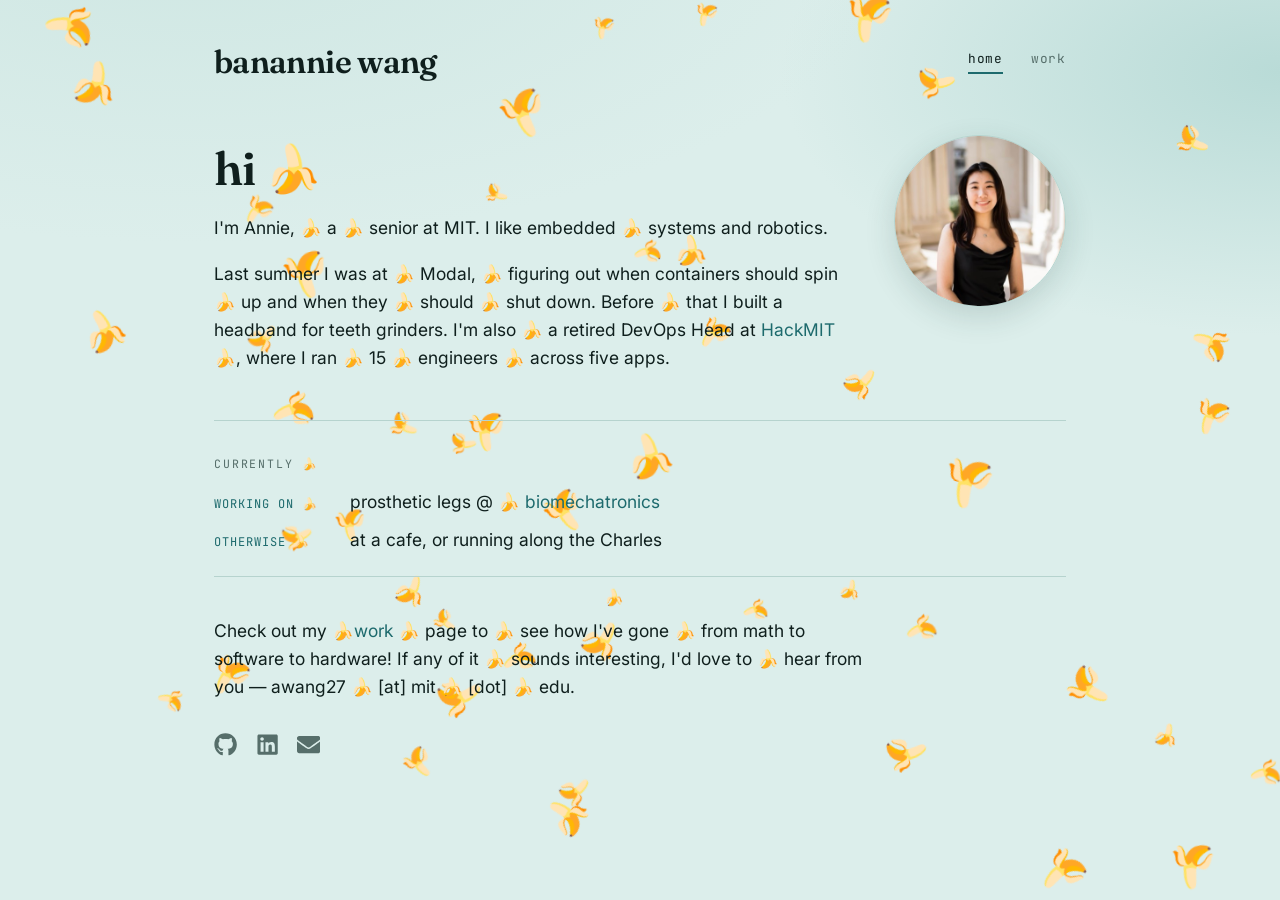
<file: work/modal/index.html>
<!DOCTYPE html>
<html lang="en">
  <head>
    <meta charset="UTF-8" />
    <!-- icon.svg is a 3.9MB vector trace of the headshot; this is the same
         image as a 180px PNG. Swap the href back if you ever want the SVG. -->
    <link rel="icon" type="image/png" href="/icon-180.png" />
    <link rel="apple-touch-icon" href="/icon-180.png" />
    <meta name="viewport" content="width=device-width, initial-scale=1.0" />

    <title>Autoscaling at Modal — Banannie Wang</title>
    <meta name="description" content="When should a container exist, and when should it stop?" />
    <meta name="theme-color" content="#dceeeb" media="(prefers-color-scheme: light)" />
    <meta name="theme-color" content="#0c1615" media="(prefers-color-scheme: dark)" />

    <meta property="og:type" content="website" />
    <meta property="og:title" content="Autoscaling at Modal — Banannie Wang" />
    <meta property="og:description" content="When should a container exist, and when should it stop?" />
    <meta property="og:url" content="https://banannie.wang/work/modal/" />
    <meta name="twitter:card" content="summary" />

    <link rel="preconnect" href="https://fonts.googleapis.com" />
    <link rel="preconnect" href="https://fonts.gstatic.com" crossorigin />
    <link
      href="https://fonts.googleapis.com/css2?family=Fraunces:opsz,wght@9..144,400;9..144,600;9..144,700&family=Inter:wght@400;500;600&family=JetBrains+Mono:wght@400;500&display=swap"
      rel="stylesheet"
    />
    <script type="module" crossorigin src="/assets/index-CkXany3C.js"></script>
    <link rel="stylesheet" crossorigin href="/assets/index-DjoUmfhv.css">
      <meta name="robots" content="noindex" />
  </head>
  <body>
    <div id="root"><div class="app app--banana"><a class="skip-link" href="#main">Skip to content</a><header class="navbar"><div class="navbar-brand"><a class="" href="/" data-discover="true">Banannie Wang</a></div><button class="hamburger " aria-expanded="false" aria-label="Toggle navigation">☰</button><nav class="navbar-links "><a class="" href="/" data-discover="true">home</a><a aria-current="page" class="active" href="/work" data-discover="true">work</a></nav></header><main id="main"><article class="project"><a class="back-link" href="/work" data-discover="true"><svg stroke="currentColor" fill="currentColor" stroke-width="0" viewBox="0 0 448 512" aria-hidden="true" height="1em" width="1em" xmlns="http://www.w3.org/2000/svg"><path d="M257.5 445.1l-22.2 22.2c-9.4 9.4-24.6 9.4-33.9 0L7 273c-9.4-9.4-9.4-24.6 0-33.9L201.4 44.7c9.4-9.4 24.6-9.4 33.9 0l22.2 22.2c9.5 9.5 9.3 25-.4 34.3L136.6 216H424c13.3 0 24 10.7 24 24v32c0 13.3-10.7 24-24 24H136.6l120.5 114.8c9.8 9.3 10 24.8.4 34.3z"></path></svg> work</a><header class="project-header"><p class="eyebrow">2026 Aug<!-- --> · Member of Technical Staff Intern</p><h1 class="lede">Autoscaling at Modal</h1><p class="project-blurb">When should a container exist, and when should it stop?</p></header><div class="project-body"><section><p>Modal runs your code in containers, on machines you never have to think about. The autoscaler determines how many of those containers exist for your function.</p><p>I spent the summer working on this. Besides searching for the best formula or scaling algorithm, the hardest part was testing these potential changes.</p></section><section><h2>You can&#x27;t A/B test an autoscaler</h2><p>The naive way is to ship a change and watch. It&#x27;s slow, expensive, and not fair: traffic does not repeat exactly in production, so two versions never face the same test.</p><p>So I built a simulator. It works as a discrete event model with one controller loop and one coroutine per simulated container. It can replay real production traffic, or generate synthetic patterns like spikes, waves, or redeploys. This means hours of traffic play in a couple seconds.</p><p>With this, I could run different approaches against identical traffic across more than a hundred scenarios, and compare them on latency, cost, and wasted capacity. There was no clear winner but useful tradeoff curves instead.</p></section></div><nav class="project-nav"><span></span><a class="project-nav-next" href="/work/thermominator" data-discover="true"><span class="eyebrow">Next</span>Thermominator</a></nav></article></main></div></div>
  </body>
</html>
</file>
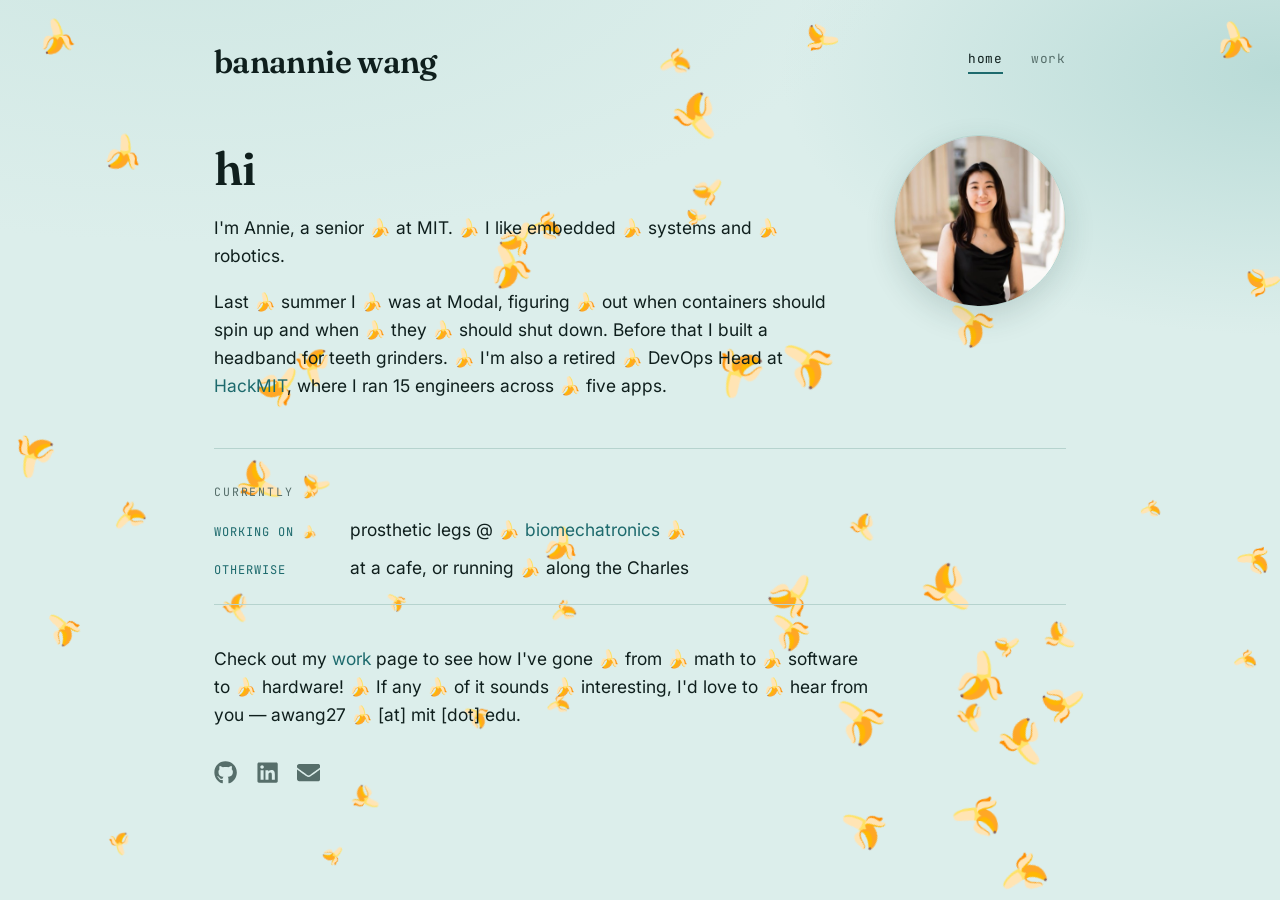
<file: work/somniac/index.html>
<!DOCTYPE html>
<html lang="en">
  <head>
    <meta charset="UTF-8" />
    <!-- icon.svg is a 3.9MB vector trace of the headshot; this is the same
         image as a 180px PNG. Swap the href back if you ever want the SVG. -->
    <link rel="icon" type="image/png" href="/icon-180.png" />
    <link rel="apple-touch-icon" href="/icon-180.png" />
    <meta name="viewport" content="width=device-width, initial-scale=1.0" />

    <title>Somniac — Banannie Wang</title>
    <meta name="description" content="A headband that catches you grinding your teeth, useful in sleep." />
    <meta name="theme-color" content="#dceeeb" media="(prefers-color-scheme: light)" />
    <meta name="theme-color" content="#0c1615" media="(prefers-color-scheme: dark)" />

    <meta property="og:type" content="website" />
    <meta property="og:title" content="Somniac — Banannie Wang" />
    <meta property="og:description" content="A headband that catches you grinding your teeth, useful in sleep." />
    <meta property="og:url" content="https://banannie.wang/work/somniac/" />
    <meta name="twitter:card" content="summary" />

    <link rel="preconnect" href="https://fonts.googleapis.com" />
    <link rel="preconnect" href="https://fonts.gstatic.com" crossorigin />
    <link
      href="https://fonts.googleapis.com/css2?family=Fraunces:opsz,wght@9..144,400;9..144,600;9..144,700&family=Inter:wght@400;500;600&family=JetBrains+Mono:wght@400;500&display=swap"
      rel="stylesheet"
    />
    <script type="module" crossorigin src="/assets/index-CkXany3C.js"></script>
    <link rel="stylesheet" crossorigin href="/assets/index-DjoUmfhv.css">
      <meta name="robots" content="noindex" />
    <meta property="og:image" content="https://banannie.wang/assets/somniac-headband-udLqrGlU.jpg" />
    <meta name="twitter:image" content="https://banannie.wang/assets/somniac-headband-udLqrGlU.jpg" />
  </head>
  <body>
    <div id="root"><link rel="preload" as="image" href="/assets/somniac-headband-udLqrGlU.jpg"/><div class="app app--banana"><a class="skip-link" href="#main">Skip to content</a><header class="navbar"><div class="navbar-brand"><a class="" href="/" data-discover="true">Banannie Wang</a></div><button class="hamburger " aria-expanded="false" aria-label="Toggle navigation">☰</button><nav class="navbar-links "><a class="" href="/" data-discover="true">home</a><a aria-current="page" class="active" href="/work" data-discover="true">work</a></nav></header><main id="main"><article class="project"><a class="back-link" href="/work" data-discover="true"><svg stroke="currentColor" fill="currentColor" stroke-width="0" viewBox="0 0 448 512" aria-hidden="true" height="1em" width="1em" xmlns="http://www.w3.org/2000/svg"><path d="M257.5 445.1l-22.2 22.2c-9.4 9.4-24.6 9.4-33.9 0L7 273c-9.4-9.4-9.4-24.6 0-33.9L201.4 44.7c9.4-9.4 24.6-9.4 33.9 0l22.2 22.2c9.5 9.5 9.3 25-.4 34.3L136.6 216H424c13.3 0 24 10.7 24 24v32c0 13.3-10.7 24-24 24H136.6l120.5 114.8c9.8 9.3 10 24.8.4 34.3z"></path></svg> work</a><header class="project-header"><p class="eyebrow">2025 Aug<!-- --> · YC Summer Fellow</p><h1 class="lede">Somniac</h1><p class="project-blurb">A headband that catches you grinding your teeth, useful in sleep.</p><div class="project-actions"><a href="https://docs.google.com/presentation/d/17iF5BbpLBcd3Ha-fie5XmguQPzD8lpGrEFD4IB72a4E" target="_blank" rel="noopener noreferrer"><svg stroke="currentColor" fill="currentColor" stroke-width="0" viewBox="0 0 512 512" aria-hidden="true" height="1em" width="1em" xmlns="http://www.w3.org/2000/svg"><path d="M432,320H400a16,16,0,0,0-16,16V448H64V128H208a16,16,0,0,0,16-16V80a16,16,0,0,0-16-16H48A48,48,0,0,0,0,112V464a48,48,0,0,0,48,48H400a48,48,0,0,0,48-48V336A16,16,0,0,0,432,320ZM488,0h-128c-21.37,0-32.05,25.91-17,41l35.73,35.73L135,320.37a24,24,0,0,0,0,34L157.67,377a24,24,0,0,0,34,0L435.28,133.32,471,169c15,15,41,4.5,41-17V24A24,24,0,0,0,488,0Z"></path></svg>Slides</a></div></header><figure class="project-figure project-figure--lead project-figure--small"><img src="/assets/somniac-headband-udLqrGlU.jpg" alt="The inside of the Somniac headband: three conductive fabric electrodes stitched into a maroon band, each with a wire running out of it" loading="eager"/><figcaption>The inside of the band. Three fabric electrodes, sitting over the muscle that does the clenching.</figcaption></figure><div class="project-body"><section><p>About 1/3 of people grind their teeth at night, mostly without knowing. The result is chipped teeth, migraines, and sometimes jaw fractures. People can only guess what causes it (stress, genetics, facial structure), but there&#x27;s no real explanation.</p></section><section><h2>The gap</h2><p>One dentist I interviewed said he often thought a patient was clenching, but he wasn&#x27;t be sure. Nothing tracks it, so by the time it&#x27;s visible, this means the damage is already severe.</p></section><section><h2>Reading the muscle</h2><p>Clenching is a masseter (around temples) contraction. Muscle contractions leak electrical activity we can read off the skin using surface EMG.</p><p>Across 8,751 samples the classifier hit 88% on a single user and 80% overall, once you account for the variation between people and between sessions. That gap is why the device calibrates to each user instead of shipping one model for everybody.</p><figure class="project-figure project-figure--inline"><img src="/assets/somniac-emg-CsD2hxQW.jpg" alt="Scatter plot of surface EMG values over time, with clenching samples in red and non-clenching samples in blue forming clearly separated bands" loading="lazy"/><figcaption>Surface EMG, clenching in red against everything else in blue.</figcaption></figure></section><section><h2>Making it wearable</h2><p>I designed several versions of a custom circuit through two revisions, plus the firmware, BLE integration, and an iOS app to log clenching events and environment changes.</p></section><section><h2>What&#x27;s next</h2><p>Detection, the circuit, and the app all work. What I didn&#x27;t get to is comfort and intervention beyond. Maybe we could use muscle stimulation to interrupt a clench gently enough that nobody wakes up.</p></section></div><nav class="project-nav"><a href="/work/fpgacetime" data-discover="true"><span class="eyebrow">Previous</span>FPGAceTime</a><a class="project-nav-next" href="/work/hackmit" data-discover="true"><span class="eyebrow">Next</span>HackMIT Platform</a></nav></article></main></div></div>
  </body>
</html>
</file>
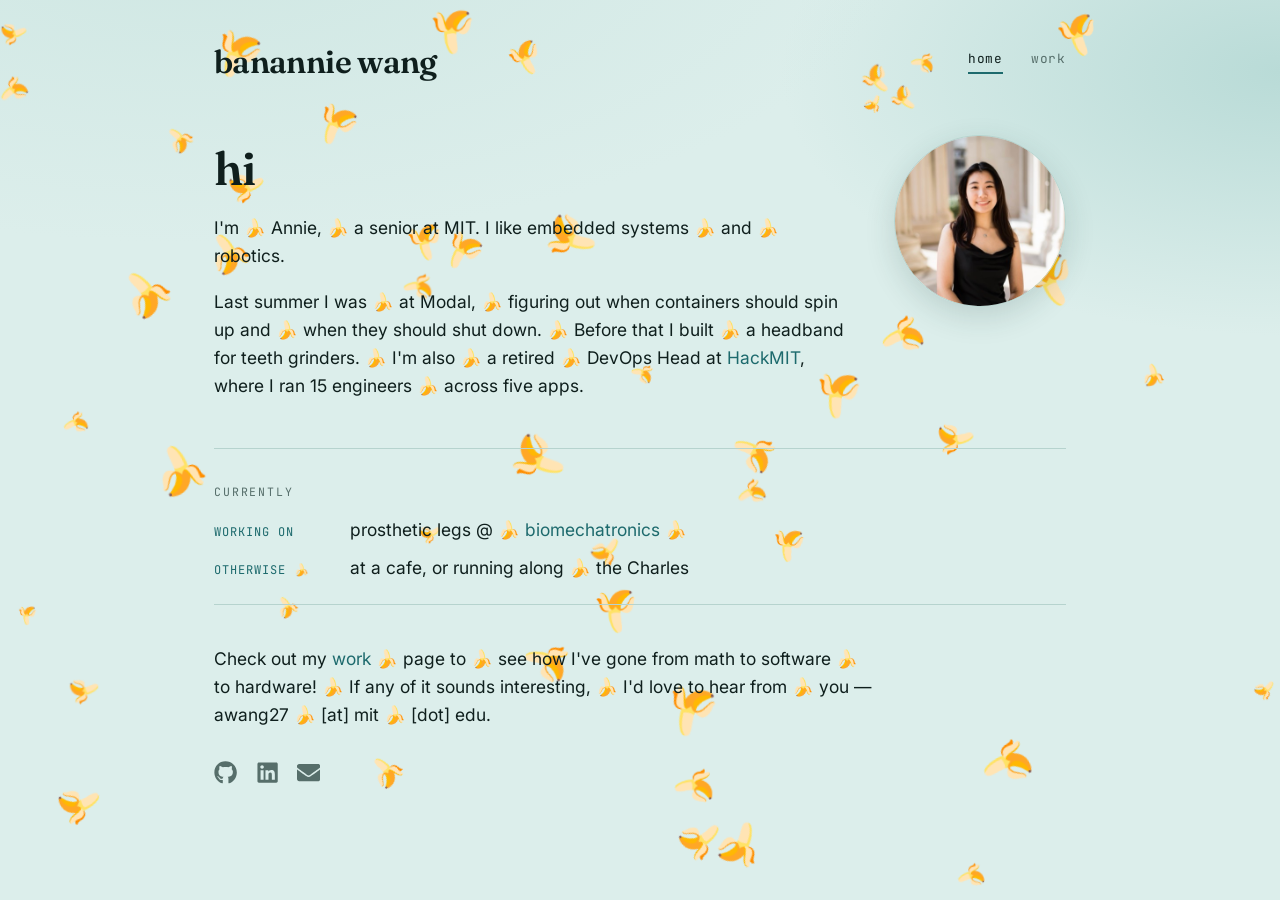
<file: work/thermominator/index.html>
<!DOCTYPE html>
<html lang="en">
  <head>
    <meta charset="UTF-8" />
    <!-- icon.svg is a 3.9MB vector trace of the headshot; this is the same
         image as a 180px PNG. Swap the href back if you ever want the SVG. -->
    <link rel="icon" type="image/png" href="/icon-180.png" />
    <link rel="apple-touch-icon" href="/icon-180.png" />
    <meta name="viewport" content="width=device-width, initial-scale=1.0" />

    <title>Thermominator — Banannie Wang</title>
    <meta name="description" content="A wearable heat monitor." />
    <meta name="theme-color" content="#dceeeb" media="(prefers-color-scheme: light)" />
    <meta name="theme-color" content="#0c1615" media="(prefers-color-scheme: dark)" />

    <meta property="og:type" content="website" />
    <meta property="og:title" content="Thermominator — Banannie Wang" />
    <meta property="og:description" content="A wearable heat monitor." />
    <meta property="og:url" content="https://banannie.wang/work/thermominator/" />
    <meta name="twitter:card" content="summary" />

    <link rel="preconnect" href="https://fonts.googleapis.com" />
    <link rel="preconnect" href="https://fonts.gstatic.com" crossorigin />
    <link
      href="https://fonts.googleapis.com/css2?family=Fraunces:opsz,wght@9..144,400;9..144,600;9..144,700&family=Inter:wght@400;500;600&family=JetBrains+Mono:wght@400;500&display=swap"
      rel="stylesheet"
    />
    <script type="module" crossorigin src="/assets/index-CkXany3C.js"></script>
    <link rel="stylesheet" crossorigin href="/assets/index-DjoUmfhv.css">
      <meta name="robots" content="noindex" />
    <meta property="og:image" content="https://banannie.wang/assets/thermominator-device-DYZWeuau.png" />
    <meta name="twitter:image" content="https://banannie.wang/assets/thermominator-device-DYZWeuau.png" />
  </head>
  <body>
    <div id="root"><link rel="preload" as="image" href="/assets/thermominator-device-DYZWeuau.png"/><div class="app app--banana"><a class="skip-link" href="#main">Skip to content</a><header class="navbar"><div class="navbar-brand"><a class="" href="/" data-discover="true">Banannie Wang</a></div><button class="hamburger " aria-expanded="false" aria-label="Toggle navigation">☰</button><nav class="navbar-links "><a class="" href="/" data-discover="true">home</a><a aria-current="page" class="active" href="/work" data-discover="true">work</a></nav></header><main id="main"><article class="project"><a class="back-link" href="/work" data-discover="true"><svg stroke="currentColor" fill="currentColor" stroke-width="0" viewBox="0 0 448 512" aria-hidden="true" height="1em" width="1em" xmlns="http://www.w3.org/2000/svg"><path d="M257.5 445.1l-22.2 22.2c-9.4 9.4-24.6 9.4-33.9 0L7 273c-9.4-9.4-9.4-24.6 0-33.9L201.4 44.7c9.4-9.4 24.6-9.4 33.9 0l22.2 22.2c9.5 9.5 9.3 25-.4 34.3L136.6 216H424c13.3 0 24 10.7 24 24v32c0 13.3-10.7 24-24 24H136.6l120.5 114.8c9.8 9.3 10 24.8.4 34.3z"></path></svg> work</a><header class="project-header"><p class="eyebrow">2026 May<!-- --> · Firmware Lead</p><h1 class="lede">Thermominator</h1><p class="project-blurb">A wearable heat monitor.</p></header><figure class="project-figure project-figure--lead project-figure--plain"><img src="/assets/thermominator-device-DYZWeuau.png" alt="CAD render of the Thermominator" loading="eager"/><figcaption>The enclosure with its lid off. Includes LCD display, buttons, USB-C charging, battery.</figcaption></figure><div class="project-body"><section><p>Thermominator is a personal heat monitor. It&#x27;s a wearable keychain-like device that tracks heat exposure. My team of 8 built this for MIT Office of Sustainability as part of our 6.900 project. I led firmware development.</p></section><section><h2>Sleep is the whole problem</h2><p>We were building a wearable greatly constrained by its battery. On an ESP32-C3, the difference between a device that lasts hours and one that lasts days is mainly about how aggressively it sleeps.</p><p>I wrote the firmware as a C++ state machine between modem sleep, light sleep, and deep sleep, so that the device would sleep as much as possible without trading off too much functionality.</p></section><section><h2>The integration surface</h2><p>Firmware is where every other subteam&#x27;s work has to meet: WiFi communication, the sensor stack, LCD display, and our backend server connection.</p></section></div><nav class="project-nav"><a href="/work/modal" data-discover="true"><span class="eyebrow">Previous</span>Autoscaling at Modal</a><a class="project-nav-next" href="/work/fpgacetime" data-discover="true"><span class="eyebrow">Next</span>FPGAceTime</a></nav></article></main></div></div>
  </body>
</html>
</file>
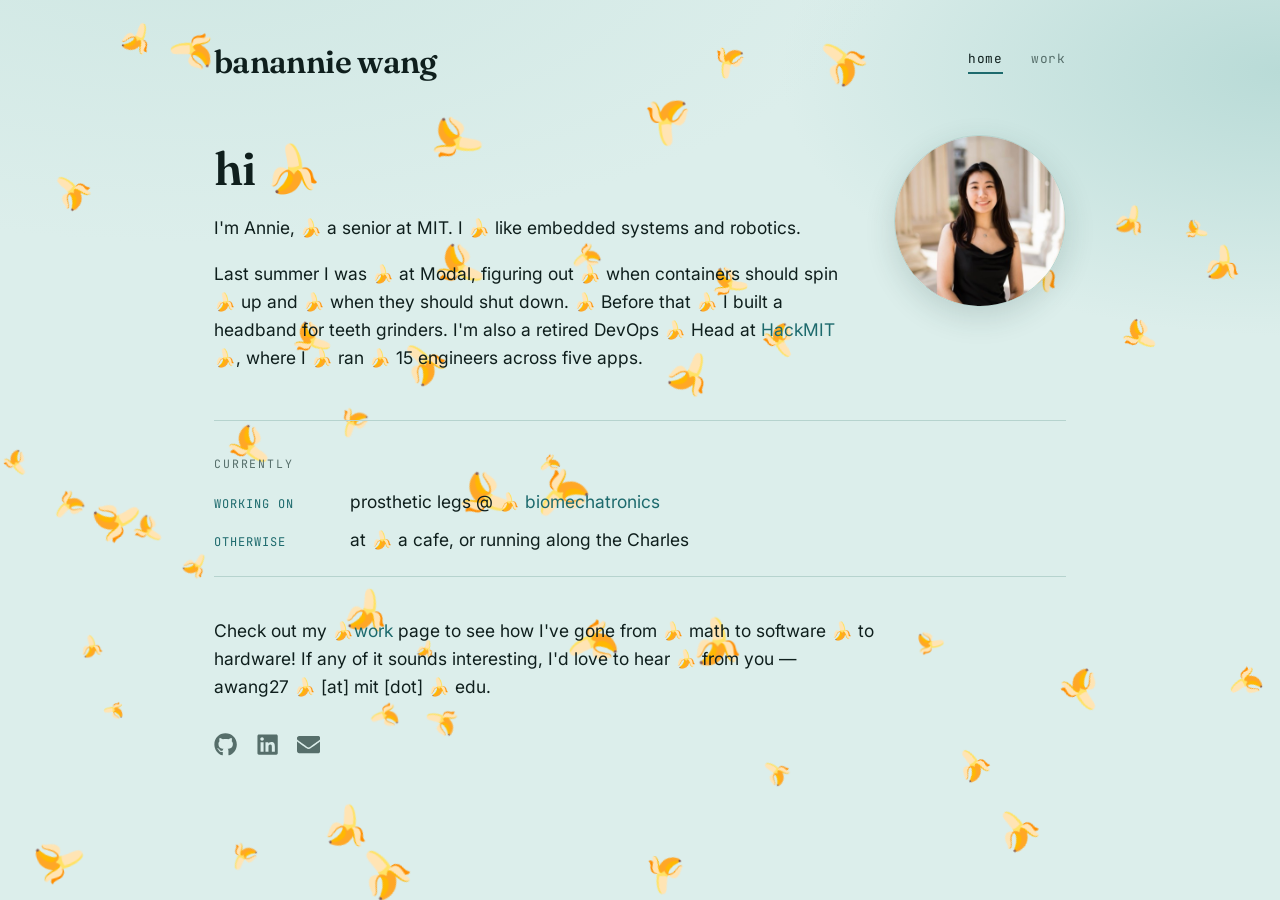
<file: work/wodou/index.html>
<!DOCTYPE html>
<html lang="en">
  <head>
    <meta charset="UTF-8" />
    <!-- icon.svg is a 3.9MB vector trace of the headshot; this is the same
         image as a 180px PNG. Swap the href back if you ever want the SVG. -->
    <link rel="icon" type="image/png" href="/icon-180.png" />
    <link rel="apple-touch-icon" href="/icon-180.png" />
    <meta name="viewport" content="width=device-width, initial-scale=1.0" />

    <title>Wodou — Banannie Wang</title>
    <meta name="description" content="Wordle-inspired Chinese calligraphy cipher puzzle." />
    <meta name="theme-color" content="#dceeeb" media="(prefers-color-scheme: light)" />
    <meta name="theme-color" content="#0c1615" media="(prefers-color-scheme: dark)" />

    <meta property="og:type" content="website" />
    <meta property="og:title" content="Wodou — Banannie Wang" />
    <meta property="og:description" content="Wordle-inspired Chinese calligraphy cipher puzzle." />
    <meta property="og:url" content="https://banannie.wang/work/wodou/" />
    <meta name="twitter:card" content="summary" />

    <link rel="preconnect" href="https://fonts.googleapis.com" />
    <link rel="preconnect" href="https://fonts.gstatic.com" crossorigin />
    <link
      href="https://fonts.googleapis.com/css2?family=Fraunces:opsz,wght@9..144,400;9..144,600;9..144,700&family=Inter:wght@400;500;600&family=JetBrains+Mono:wght@400;500&display=swap"
      rel="stylesheet"
    />
    <script type="module" crossorigin src="/assets/index-CkXany3C.js"></script>
    <link rel="stylesheet" crossorigin href="/assets/index-DjoUmfhv.css">
      <meta name="robots" content="noindex" />
    <meta property="og:image" content="https://banannie.wang/assets/wodou-game-D3v_4vZ-.png" />
    <meta name="twitter:image" content="https://banannie.wang/assets/wodou-game-D3v_4vZ-.png" />
  </head>
  <body>
    <div id="root"><link rel="preload" as="image" href="/assets/wodou-game-D3v_4vZ-.png"/><div class="app app--banana"><a class="skip-link" href="#main">Skip to content</a><header class="navbar"><div class="navbar-brand"><a class="" href="/" data-discover="true">Banannie Wang</a></div><button class="hamburger " aria-expanded="false" aria-label="Toggle navigation">☰</button><nav class="navbar-links "><a class="" href="/" data-discover="true">home</a><a aria-current="page" class="active" href="/work" data-discover="true">work</a></nav></header><main id="main"><article class="project"><a class="back-link" href="/work" data-discover="true"><svg stroke="currentColor" fill="currentColor" stroke-width="0" viewBox="0 0 448 512" aria-hidden="true" height="1em" width="1em" xmlns="http://www.w3.org/2000/svg"><path d="M257.5 445.1l-22.2 22.2c-9.4 9.4-24.6 9.4-33.9 0L7 273c-9.4-9.4-9.4-24.6 0-33.9L201.4 44.7c9.4-9.4 24.6-9.4 33.9 0l22.2 22.2c9.5 9.5 9.3 25-.4 34.3L136.6 216H424c13.3 0 24 10.7 24 24v32c0 13.3-10.7 24-24 24H136.6l120.5 114.8c9.8 9.3 10 24.8.4 34.3z"></path></svg> work</a><header class="project-header"><p class="eyebrow">2024 Jun<!-- --> · HackMIT admission puzzle</p><h1 class="lede">Wodou</h1><p class="project-blurb">Wordle-inspired Chinese calligraphy cipher puzzle.</p><div class="project-actions"><a href="https://wodou.vercel.app/" target="_blank" rel="noopener noreferrer"><svg stroke="currentColor" fill="currentColor" stroke-width="0" viewBox="0 0 512 512" aria-hidden="true" height="1em" width="1em" xmlns="http://www.w3.org/2000/svg"><path d="M432,320H400a16,16,0,0,0-16,16V448H64V128H208a16,16,0,0,0,16-16V80a16,16,0,0,0-16-16H48A48,48,0,0,0,0,112V464a48,48,0,0,0,48,48H400a48,48,0,0,0,48-48V336A16,16,0,0,0,432,320ZM488,0h-128c-21.37,0-32.05,25.91-17,41l35.73,35.73L135,320.37a24,24,0,0,0,0,34L157.67,377a24,24,0,0,0,34,0L435.28,133.32,471,169c15,15,41,4.5,41-17V24A24,24,0,0,0,488,0Z"></path></svg>wodou.vercel.app</a><a href="https://github.com/AnnieWang314/wodou" target="_blank" rel="noopener noreferrer"><svg stroke="currentColor" fill="currentColor" stroke-width="0" viewBox="0 0 496 512" aria-hidden="true" height="1em" width="1em" xmlns="http://www.w3.org/2000/svg"><path d="M165.9 397.4c0 2-2.3 3.6-5.2 3.6-3.3.3-5.6-1.3-5.6-3.6 0-2 2.3-3.6 5.2-3.6 3-.3 5.6 1.3 5.6 3.6zm-31.1-4.5c-.7 2 1.3 4.3 4.3 4.9 2.6 1 5.6 0 6.2-2s-1.3-4.3-4.3-5.2c-2.6-.7-5.5.3-6.2 2.3zm44.2-1.7c-2.9.7-4.9 2.6-4.6 4.9.3 2 2.9 3.3 5.9 2.6 2.9-.7 4.9-2.6 4.6-4.6-.3-1.9-3-3.2-5.9-2.9zM244.8 8C106.1 8 0 113.3 0 252c0 110.9 69.8 205.8 169.5 239.2 12.8 2.3 17.3-5.6 17.3-12.1 0-6.2-.3-40.4-.3-61.4 0 0-70 15-84.7-29.8 0 0-11.4-29.1-27.8-36.6 0 0-22.9-15.7 1.6-15.4 0 0 24.9 2 38.6 25.8 21.9 38.6 58.6 27.5 72.9 20.9 2.3-16 8.8-27.1 16-33.7-55.9-6.2-112.3-14.3-112.3-110.5 0-27.5 7.6-41.3 23.6-58.9-2.6-6.5-11.1-33.3 2.6-67.9 20.9-6.5 69 27 69 27 20-5.6 41.5-8.5 62.8-8.5s42.8 2.9 62.8 8.5c0 0 48.1-33.6 69-27 13.7 34.7 5.2 61.4 2.6 67.9 16 17.7 25.8 31.5 25.8 58.9 0 96.5-58.9 104.2-114.8 110.5 9.2 7.9 17 22.9 17 46.4 0 33.7-.3 75.4-.3 83.6 0 6.5 4.6 14.4 17.3 12.1C428.2 457.8 496 362.9 496 252 496 113.3 383.5 8 244.8 8zM97.2 352.9c-1.3 1-1 3.3.7 5.2 1.6 1.6 3.9 2.3 5.2 1 1.3-1 1-3.3-.7-5.2-1.6-1.6-3.9-2.3-5.2-1zm-10.8-8.1c-.7 1.3.3 2.9 2.3 3.9 1.6 1 3.6.7 4.3-.7.7-1.3-.3-2.9-2.3-3.9-2-.6-3.6-.3-4.3.7zm32.4 35.6c-1.6 1.3-1 4.3 1.3 6.2 2.3 2.3 5.2 2.6 6.5 1 1.3-1.3.7-4.3-1.3-6.2-2.2-2.3-5.2-2.6-6.5-1zm-11.4-14.7c-1.6 1-1.6 3.6 0 5.9 1.6 2.3 4.3 3.3 5.6 2.3 1.6-1.3 1.6-3.9 0-6.2-1.4-2.3-4-3.3-5.6-2z"></path></svg>Source</a></div></header><figure class="project-figure project-figure--lead"><img src="/assets/wodou-game-D3v_4vZ-.png" alt="The Wodou board" loading="eager"/><figcaption>What it looks like.</figcaption></figure><div class="project-body"><section><p>Every year the HackMIT organizing team writes puzzles. Top X puzzle solvers are automatically admitted to the undergraduate hackathon. I made Wodou for HackMIT 2024.</p><p>On the surface it&#x27;s Wordle, except the board is prefilled with Chinese characters... and you&#x27;re guessing 6 characters.</p><p>Underneath, it&#x27;s a cryptography puzzle. Good luck!</p></section></div><nav class="project-nav"><a href="/work/hackmit" data-discover="true"><span class="eyebrow">Previous</span>HackMIT Platform</a></nav></article></main></div></div>
  </body>
</html>
</file>
<file: assets/index-DjoUmfhv.css>
:root{--bg: #dceeeb;--bg-tint: #cfe7e3;--surface: #f6fcfb;--ink: #0f1f1d;--muted: #566e6a;--accent: #1d6a6d;--accent-soft: #b9dbd7;--warm: #c2593a;--line: #b6d3ce;--shadow: 22, 60, 56;--font-display: "Fraunces", "Gill Sans", Georgia, serif;--font-body: "Inter", "Gill Sans", "Trebuchet MS", sans-serif;--font-mono: "JetBrains Mono", ui-monospace, "SF Mono", Menlo, monospace;--measure: 60ch;--radius: 14px;color-scheme:light;font-family:var(--font-body);line-height:1.6;color:var(--ink);background-color:var(--bg);font-synthesis:none;text-rendering:optimizeLegibility;-webkit-font-smoothing:antialiased;-moz-osx-font-smoothing:grayscale}@media (prefers-color-scheme: dark){:root{--bg: #0b1514;--bg-tint: #101d1c;--surface: #14211f;--ink: #e9f3f1;--muted: #98b0ac;--accent: #6cc3c5;--accent-soft: #1f3b39;--warm: #e08a63;--line: #263c39;--shadow: 0, 0, 0;color-scheme:dark}}*,*:before,*:after{box-sizing:border-box}html{-webkit-text-size-adjust:100%}body{margin:0;min-height:100vh;color:var(--ink);font-size:clamp(1rem,.96rem + .2vw,1.09rem);background-color:var(--bg);background-image:radial-gradient(ellipse 80% 50% at 15% -8%,var(--bg-tint) 0%,transparent 70%),radial-gradient(ellipse 60% 45% at 100% 8%,var(--accent-soft) 0%,transparent 65%);background-attachment:fixed;overflow-y:scroll}h1,h2,h3{font-family:var(--font-display);font-weight:600;line-height:1.12;letter-spacing:-.015em;margin:0}a{color:var(--accent);text-decoration:none;text-underline-offset:3px}a:hover{text-decoration:underline}:focus-visible{outline:2px solid var(--accent);outline-offset:3px;border-radius:4px}::selection{background:var(--accent);color:var(--surface)}img{max-width:100%}@media (prefers-reduced-motion: reduce){*,*:before,*:after{animation-duration:.01ms!important;transition-duration:.01ms!important;scroll-behavior:auto!important}}#root{width:100%;max-width:900px;margin:0 auto;padding:2.25rem 1.5rem 5rem}.skip-link{position:absolute;left:-9999px;background:var(--surface);color:var(--ink);padding:.6em 1em;border-radius:var(--radius);z-index:100}.skip-link:focus{left:1rem;top:1rem}.navbar{display:flex;justify-content:space-between;align-items:center;gap:1rem;padding-bottom:3rem;position:relative}.navbar-brand a{text-transform:lowercase;font-family:var(--font-display);font-size:clamp(1.5rem,1.2rem + 1.1vw,2rem);font-weight:600;letter-spacing:-.02em;color:var(--ink)}.navbar-brand a:hover{color:var(--accent);text-decoration:none}.hamburger{display:none;font-size:1.4rem;line-height:1;color:var(--ink);background:none;border:none;padding:.35em .45em;cursor:pointer;transition:transform .3s ease}.hamburger.rotated{transform:rotate(90deg)}.navbar-links{display:flex;gap:1.75rem;font-family:var(--font-mono);font-size:.8rem;letter-spacing:.06em;text-transform:lowercase}.navbar-links a{color:var(--muted);position:relative;padding-bottom:4px}.navbar-links a:after{content:"";position:absolute;left:0;bottom:0;width:0;height:1.5px;background:var(--accent);transition:width .25s ease}.navbar-links a:hover{color:var(--ink);text-decoration:none}.navbar-links a:hover:after,.navbar-links a[aria-current=page]:after{width:100%}.navbar-links a[aria-current=page]{color:var(--ink)}@media (max-width: 700px){.hamburger{display:block}.navbar-links{display:none;flex-direction:column;align-items:flex-start;position:absolute;top:3em;right:0;min-width:9rem;background:var(--surface);padding:.9em 1.1em;gap:.9em;border:1px solid var(--line);border-radius:var(--radius);box-shadow:0 6px 24px rgba(var(--shadow),.14);z-index:20}.navbar-links.open{display:flex}}.eyebrow{font-family:var(--font-mono);font-size:.72rem;letter-spacing:.16em;text-transform:uppercase;color:var(--muted)}.lede{font-family:var(--font-display);font-size:clamp(1.75rem,1.2rem + 2.4vw,2.9rem);font-weight:600;line-height:1.1;letter-spacing:-.025em;margin:.5rem 0 1.25rem}.lede em{font-style:italic;color:var(--accent)}.prose{max-width:var(--measure)}.prose p{margin:0 0 1.05em;color:var(--ink)}.prose p:last-child{margin-bottom:0}.hero{display:grid;grid-template-columns:1fr 172px;gap:2.5rem;align-items:start;margin-bottom:3rem}.hero-photo{width:172px;height:172px;border-radius:50%;object-fit:cover;border:1px solid var(--line);box-shadow:0 10px 30px rgba(var(--shadow),.16)}@media (max-width: 640px){.hero{grid-template-columns:1fr;gap:1.5rem}.hero-photo{width:132px;height:132px;order:-1}}.now{border-top:1px solid var(--line);border-bottom:1px solid var(--line);padding:1.4rem 0;margin:2.5rem 0}.now-list{list-style:none;margin:.9rem 0 0;padding:0;display:grid;gap:.65rem}.now-list li{display:grid;grid-template-columns:7.5rem 1fr;gap:1rem;align-items:baseline}.now-label{font-family:var(--font-mono);font-size:.75rem;letter-spacing:.08em;text-transform:uppercase;color:var(--accent)}@media (max-width: 560px){.now-list li{grid-template-columns:1fr;gap:.15rem}}.socials{display:flex;gap:1.15rem;align-items:center;margin-top:2rem}.socials a{display:inline-flex;color:var(--muted);font-size:1.45rem;transition:color .2s ease,transform .2s ease}.socials a:hover{color:var(--accent);transform:translateY(-3px)}.page-header{margin-bottom:3rem}.gallery{display:grid;grid-template-columns:repeat(2,minmax(0,1fr));gap:3rem 2.5rem;margin-bottom:4rem}.tile{display:flex;flex-direction:column;gap:.85rem;color:inherit}.tile:hover{text-decoration:none}.tile-media{aspect-ratio:4 / 3;overflow:hidden;background:var(--surface);border:1px solid var(--line)}.tile-media img{width:100%;height:100%;object-fit:cover;display:block;transition:transform .5s ease}.tile:hover .tile-media img{transform:scale(1.04)}.tile-media--contain{background:var(--bg-tint)}.tile-media--contain img{object-fit:contain;padding:1.1rem}.tile:hover .tile-media--contain img{transform:scale(1.03)}.tile-media--words{display:flex;align-items:center;padding:1.5rem;background:var(--accent-soft);border-color:transparent}.tile-media--words span{font-family:var(--font-display);font-size:clamp(1.05rem,.95rem + .5vw,1.3rem);line-height:1.25;color:var(--ink)}.tile-caption{display:flex;flex-direction:column;gap:.2rem}.tile-name{font-family:var(--font-display);font-size:1.08rem;font-weight:600;transition:color .2s ease}.tile:hover .tile-name{color:var(--accent)}.tile-line{font-size:.86rem;color:var(--muted)}.tile--flat{cursor:default}@media (max-width: 560px){.gallery{grid-template-columns:1fr;gap:2.25rem}}.back-link{display:inline-flex;align-items:center;gap:.5rem;font-family:var(--font-mono);font-size:.75rem;letter-spacing:.06em;color:var(--muted);margin-bottom:2rem}.back-link:hover{color:var(--accent);text-decoration:none}.project-header{margin-bottom:2rem}.project-blurb{font-size:clamp(1.05rem,1rem + .35vw,1.25rem);color:var(--muted);max-width:var(--measure);margin:.25rem 0 0}.project-actions{display:flex;flex-wrap:wrap;gap:1.25rem;margin-top:1.4rem}.project-actions a{display:inline-flex;align-items:center;gap:.5rem;font-family:var(--font-mono);font-size:.75rem;letter-spacing:.04em;padding:.55em 1.05em;border:1px solid var(--line);border-radius:999px;color:var(--ink);transition:border-color .2s ease,color .2s ease}.project-actions a:hover{border-color:var(--accent);color:var(--accent);text-decoration:none}.project-figure{margin:0 0 2.5rem}.project-figure img{display:block;max-width:100%;max-height:78vh;width:auto;height:auto;margin:0 auto;border:1px solid var(--line);box-shadow:0 12px 40px rgba(var(--shadow),.14)}.project-figure--plain img{border:0;box-shadow:none}.project-figure figcaption{margin-top:.7rem;font-family:var(--font-mono);font-size:.72rem;line-height:1.6;color:var(--muted);text-align:center}@media (min-width: 900px){.project-figure--lead{width:calc(100% + 4rem);margin-left:-2rem}}.project-gallery{display:grid;grid-template-columns:repeat(auto-fit,minmax(260px,1fr));gap:1.5rem;margin:2.5rem 0 0}.project-gallery .project-figure{margin-bottom:0}.project-body{max-width:var(--measure)}.project-body section{margin-bottom:2.25rem}.project-body h2{font-size:1.35rem;margin-bottom:.6rem}.project-body p{margin:0 0 1.05em}.project-body p:last-child{margin-bottom:0}.project-nav{display:flex;justify-content:space-between;gap:1.5rem;margin-top:4rem;padding-top:1.75rem;border-top:1px solid var(--line)}.project-nav a{display:flex;flex-direction:column;gap:.3rem;font-family:var(--font-display);font-size:1.1rem;color:var(--ink);max-width:45%}.project-nav a:hover{color:var(--accent);text-decoration:none}.project-nav-next{text-align:right;margin-left:auto}.project-figure--mark{text-align:center}.project-figure--mark img{max-width:190px;max-height:none}.autoscale{--modal-green: #7fee64;position:relative;width:100%;height:100%;display:flex;flex-direction:column;justify-content:center;gap:1.1rem;padding:1.75rem;background:#0c1210;overflow:hidden}.autoscale-grid{display:grid;grid-template-columns:repeat(6,1fr);gap:.5rem}.autoscale-cell{display:block;aspect-ratio:1;border-radius:3px;background:var(--modal-green);opacity:.22;transform:scale(.86);animation:container-life 6s ease-in-out infinite}@keyframes container-life{0%,6%{opacity:.22;transform:scale(.86)}18%,56%{opacity:1;transform:scale(1)}72%,to{opacity:.22;transform:scale(.86)}}.autoscale-load{height:2px;border-radius:2px;background:linear-gradient(to right,var(--modal-green) 0%,var(--modal-green) 100%);transform-origin:left center;animation:demand 6s ease-in-out infinite}@keyframes demand{0%,4%{transform:scaleX(.08);opacity:.5}20%,50%{transform:scaleX(1);opacity:1}70%,to{transform:scaleX(.08);opacity:.5}}@media (prefers-reduced-motion: reduce){.autoscale-cell,.autoscale-load{animation:none}.autoscale-cell{opacity:.85;transform:scale(1)}.autoscale-load{transform:scaleX(1)}}.tile-media--art{border-color:transparent;padding:0}.bodyart{width:100%;height:100%;display:block;background:var(--bg-tint)}.bodyart-strands path{fill:none;stroke:var(--accent);stroke-linecap:round}.bodyart-nodes circle{fill:var(--accent);opacity:.45}.project-figure--inline{margin:1.5rem 0 0}.project-figure--inline img{max-height:420px}.project-figure--small img{max-width:min(100%,470px)}.project-figure--small figcaption{max-width:470px;margin-left:auto;margin-right:auto}.project-header .eyebrow{text-transform:none;letter-spacing:.02em}.app{position:relative}.app--banana{min-height:calc(100vh - 7.25rem)}.banana-layer{position:absolute;top:-2.25rem;bottom:-5rem;left:50%;width:100vw;transform:translate(-50%);overflow:hidden;pointer-events:none;z-index:0}.banana-layer span{position:absolute;left:0;top:0;width:1em;height:1em;line-height:1;text-align:center;-webkit-user-select:none;user-select:none}.banana-layer:not([data-ready]) span{visibility:hidden}.app--banana>header,.app--banana>main{position:relative;z-index:1}.app--banana>header{z-index:2}html:has(.banana-layer){overflow-x:clip}.tile-wrap{display:flex;flex-direction:column}.tile-extra{align-self:flex-start;margin-top:.45rem;font-family:var(--font-mono);font-size:.72rem;letter-spacing:.04em;color:var(--muted)}.tile-extra:after{content:" ↗"}.tile-extra:hover{color:var(--accent);text-decoration:none}
</file>
